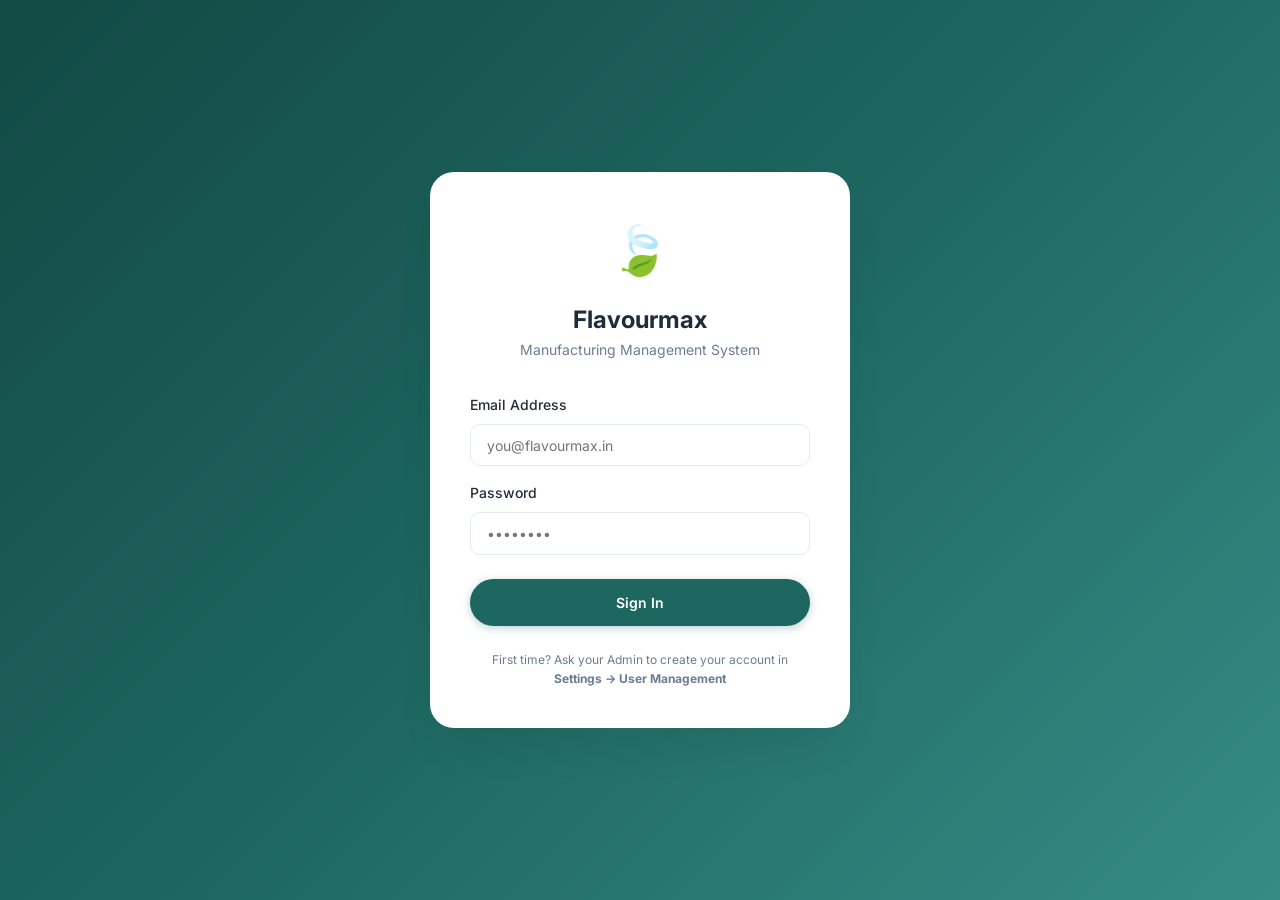
<file: index.html>
<!DOCTYPE html>
<html lang="en">
<head>
  <meta charset="UTF-8">
  <meta name="viewport" content="width=device-width, initial-scale=1.0">
  <meta name="description" content="Flavourmax Manufacturing Management System — Inventory, Production, Dispatch, Sales and more for food manufacturing.">
  <meta name="theme-color" content="#1d5c52">
  <title>Flavourmax — Manufacturing Management</title>

  <!-- PWA Manifest -->
  <link rel="manifest" href="manifest.json">

  <!-- Preconnect for Google Fonts -->
  <link rel="preconnect" href="https://fonts.googleapis.com">
  <link rel="preconnect" href="https://fonts.gstatic.com" crossorigin>

  <!-- Design System -->
  <link rel="stylesheet" href="index.css?v=12">

  <!-- Google Identity Services (for OAuth) -->
  <script src="https://accounts.google.com/gsi/client" async defer></script>
</head>
<body>

  <!-- ─── Login Screen ─────────────────────────────────── -->
  <div id="fm-login" role="main" aria-label="Sign In">
    <div class="login-card">
      <div class="login-card__logo">
        <div class="login-card__icon">🍃</div>
        <h1 class="login-card__title">Flavourmax</h1>
        <p class="login-card__sub">Manufacturing Management System</p>
      </div>

      <p id="login-error" class="login-error" aria-live="assertive"></p>

      <form id="login-form" method="POST" novalidate>
        <div class="form-group" style="margin-bottom:1rem">
          <label for="login-email">Email Address</label>
          <input
            type="email"
            id="login-email"
            name="email"
            autocomplete="email"
            required
            placeholder="you@flavourmax.in"
          >
        </div>
        <div class="form-group" style="margin-bottom:1.5rem">
          <label for="login-password">Password</label>
          <input
            type="password"
            id="login-password"
            name="password"
            autocomplete="current-password"
            required
            placeholder="••••••••"
          >
        </div>
        <button type="submit" class="btn btn--primary" style="width:100%;justify-content:center;padding:0.75rem">
          Sign In
        </button>
      </form>

      <p style="margin-top:1.5rem;text-align:center;font-size:0.75rem;color:var(--color-text-muted)">
        First time? Ask your Admin to create your account in<br>
        <strong>Settings → User Management</strong>
      </p>

    </div>
  </div>

  <!-- ─── App Shell ─────────────────────────────────────── -->
  <div id="fm-app" style="display:none" aria-label="Flavourmax App">

    <!-- Mobile overlay -->
    <div id="fm-overlay" aria-hidden="true"></div>

    <!-- Sidebar -->
    <aside id="fm-sidebar" aria-label="Main navigation" role="navigation">
      <!-- Filled by sidebar.js -->
    </aside>

    <!-- Top Bar -->
    <header id="fm-topbar" role="banner">
      <button id="fm-hamburger" aria-label="Open navigation menu" aria-controls="fm-sidebar" aria-expanded="false">
        ☰
      </button>
      <span class="topbar__title" id="fm-breadcrumb" aria-live="polite">Flavourmax</span>
    </header>

    <!-- Main Content -->
    <main id="fm-main" role="main" aria-label="Page content" tabindex="-1">
      <!-- Rendered by route modules -->
      <div class="page-loading">
        <div class="spinner"></div>
        <p>Loading…</p>
      </div>
    </main>

  </div><!-- /#fm-app -->

  <!-- ─── App Entry Point (deploy: v12) ───────────────────────────────── -->
  <script type="module" src="app.js?v=12"></script>

</body>
</html>
</file>
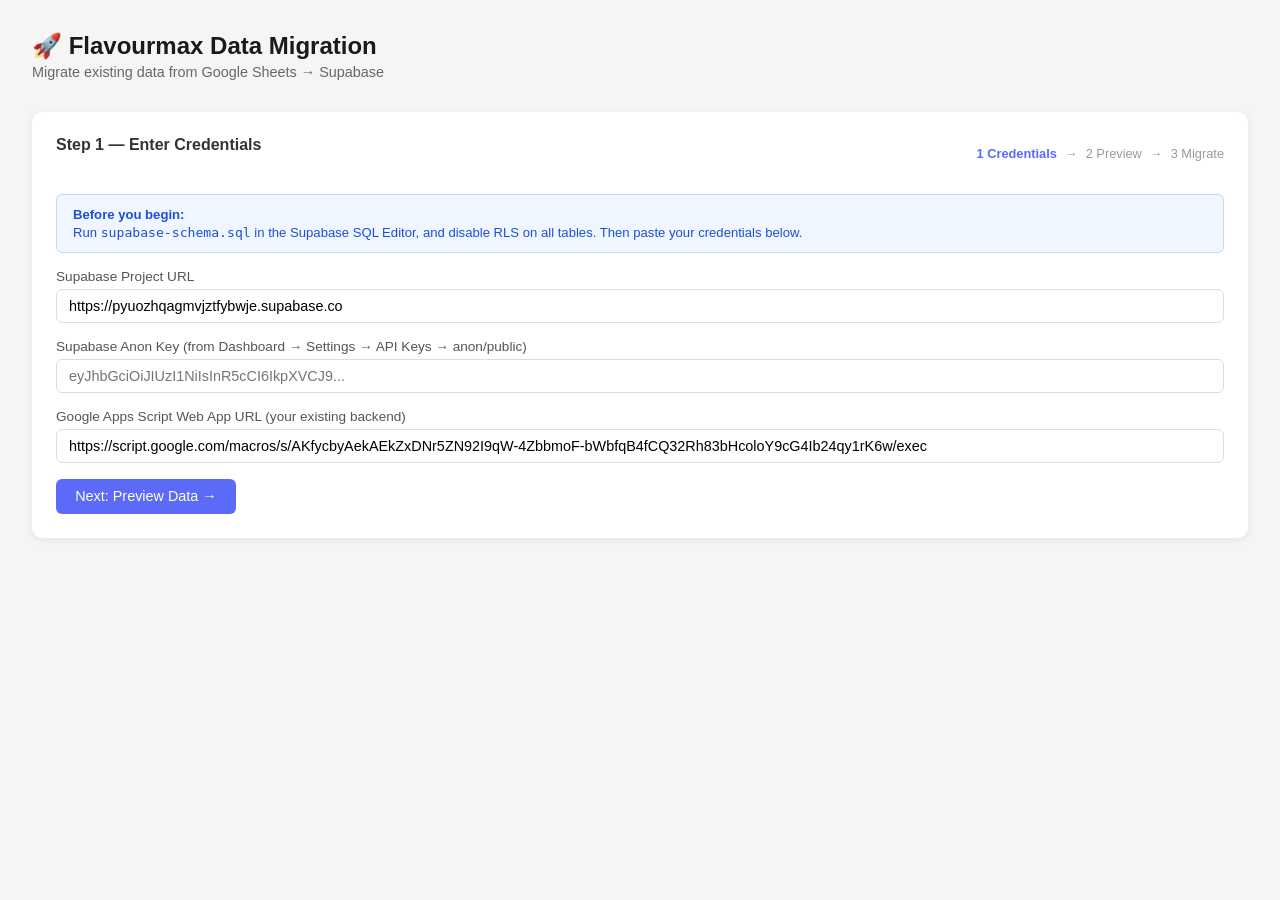
<file: migrate-from-sheets.html>
<!DOCTYPE html>
<html lang="en">
<head>
<meta charset="UTF-8">
<meta name="viewport" content="width=device-width, initial-scale=1.0">
<title>Flavourmax — Migrate Data to Supabase</title>
<style>
  * { box-sizing: border-box; margin: 0; padding: 0; }
  body { font-family: -apple-system, BlinkMacSystemFont, 'Segoe UI', sans-serif; background: #f5f5f5; color: #1a1a1a; padding: 2rem; }
  h1 { font-size: 1.5rem; margin-bottom: 0.25rem; }
  .subtitle { color: #666; margin-bottom: 2rem; font-size: 0.9rem; }
  .card { background: white; border-radius: 10px; padding: 1.5rem; box-shadow: 0 2px 8px rgba(0,0,0,0.08); margin-bottom: 1.5rem; }
  h2 { font-size: 1rem; margin-bottom: 1rem; color: #333; }
  label { display: block; font-size: 0.85rem; font-weight: 500; margin-bottom: 0.3rem; color: #555; }
  input, textarea { width: 100%; border: 1px solid #ddd; border-radius: 6px; padding: 0.5rem 0.75rem; font-size: 0.9rem; margin-bottom: 1rem; }
  textarea { font-family: monospace; font-size: 0.8rem; height: 120px; resize: vertical; }
  .btn { display: inline-flex; align-items: center; gap: 0.4rem; padding: 0.6rem 1.2rem; border: none; border-radius: 6px; font-size: 0.9rem; font-weight: 500; cursor: pointer; transition: opacity 0.15s; }
  .btn:hover { opacity: 0.85; }
  .btn:disabled { opacity: 0.4; cursor: not-allowed; }
  .btn--primary { background: #5b6af7; color: white; }
  .btn--success { background: #22c55e; color: white; }
  .btn--danger  { background: #ef4444; color: white; }
  .btn--ghost   { background: #f0f0f0; color: #333; }
  .status-list { list-style: none; max-height: 400px; overflow-y: auto; }
  .status-list li { padding: 0.4rem 0; border-bottom: 1px solid #f0f0f0; font-size: 0.85rem; display: flex; align-items: center; gap: 0.5rem; }
  .dot { width: 8px; height: 8px; border-radius: 50%; flex-shrink: 0; }
  .dot--pending  { background: #d1d5db; }
  .dot--running  { background: #f59e0b; }
  .dot--done     { background: #22c55e; }
  .dot--error    { background: #ef4444; }
  .dot--skip     { background: #a3a3a3; }
  .progress-bar-wrap { background: #e5e7eb; border-radius: 99px; height: 8px; margin: 1rem 0; overflow: hidden; }
  .progress-bar { height: 100%; background: #5b6af7; border-radius: 99px; transition: width 0.3s; }
  .summary-box { background: #f0fdf4; border: 1px solid #bbf7d0; border-radius: 8px; padding: 1rem; margin-top: 1rem; display: none; }
  .summary-box.error { background: #fef2f2; border-color: #fecaca; }
  .step-header { display: flex; align-items: center; justify-content: space-between; margin-bottom: 1.5rem; }
  .steps { display: flex; gap: 0.5rem; align-items: center; font-size: 0.8rem; color: #999; }
  .steps .active { color: #5b6af7; font-weight: 600; }
  .tip { background: #eff6ff; border: 1px solid #bfdbfe; border-radius: 6px; padding: 0.75rem 1rem; font-size: 0.82rem; color: #1d4ed8; margin-bottom: 1rem; }
  .tip strong { display: block; margin-bottom: 0.2rem; }
  table { width: 100%; border-collapse: collapse; font-size: 0.82rem; }
  th, td { text-align: left; padding: 0.4rem 0.6rem; border-bottom: 1px solid #e5e7eb; }
  th { background: #f9fafb; font-weight: 600; }
  .badge { display: inline-block; padding: 0.1rem 0.5rem; border-radius: 99px; font-size: 0.75rem; font-weight: 600; }
  .badge--green  { background: #dcfce7; color: #15803d; }
  .badge--red    { background: #fee2e2; color: #b91c1c; }
  .badge--yellow { background: #fef9c3; color: #a16207; }
  #section-step2, #section-step3 { display: none; }
</style>
</head>
<body>

<h1>🚀 Flavourmax Data Migration</h1>
<p class="subtitle">Migrate existing data from Google Sheets → Supabase</p>

<!-- STEP 1: Credentials -->
<div class="card" id="section-step1">
  <div class="step-header">
    <h2>Step 1 — Enter Credentials</h2>
    <div class="steps">
      <span class="active">1 Credentials</span> → <span>2 Preview</span> → <span>3 Migrate</span>
    </div>
  </div>

  <div class="tip">
    <strong>Before you begin:</strong>
    Run <code>supabase-schema.sql</code> in the Supabase SQL Editor, and disable RLS on all tables.
    Then paste your credentials below.
  </div>

  <label>Supabase Project URL</label>
  <input type="text" id="sb-url" value="https://pyuozhqagmvjztfybwje.supabase.co" placeholder="https://xxxx.supabase.co">

  <label>Supabase Anon Key (from Dashboard → Settings → API Keys → anon/public)</label>
  <input type="text" id="sb-key" placeholder="eyJhbGciOiJIUzI1NiIsInR5cCI6IkpXVCJ9...">

  <label>Google Apps Script Web App URL (your existing backend)</label>
  <input type="text" id="webapp-url"
    value="https://script.google.com/macros/s/AKfycbyAekAEkZxDNr5ZN92I9qW-4ZbbmoF-bWbfqB4fCQ32Rh83bHcoloY9cG4Ib24qy1rK6w/exec"
    placeholder="https://script.google.com/macros/s/...">

  <button class="btn btn--primary" onclick="loadPreview()">Next: Preview Data →</button>
</div>

<!-- STEP 2: Preview -->
<div class="card" id="section-step2">
  <div class="step-header">
    <h2>Step 2 — Preview</h2>
    <div class="steps">
      <span>1 Credentials</span> → <span class="active">2 Preview</span> → <span>3 Migrate</span>
    </div>
  </div>
  <p style="font-size:0.85rem;color:#555;margin-bottom:1rem;">Fetched row counts from Google Sheets. Review before migrating.</p>
  <div id="preview-table-wrap"></div>
  <div style="margin-top:1rem;display:flex;gap:0.75rem;flex-wrap:wrap;">
    <button class="btn btn--ghost" onclick="backToStep1()">← Back</button>
    <button class="btn btn--success" id="start-migrate-btn" onclick="startMigration()">Start Migration →</button>
  </div>
</div>

<!-- STEP 3: Migration progress -->
<div class="card" id="section-step3">
  <div class="step-header">
    <h2>Step 3 — Migrating</h2>
    <div class="steps">
      <span>1 Credentials</span> → <span>2 Preview</span> → <span class="active">3 Migrate</span>
    </div>
  </div>

  <div class="progress-bar-wrap"><div class="progress-bar" id="progress-bar" style="width:0%"></div></div>
  <div style="font-size:0.82rem;color:#666;margin-bottom:1rem;" id="progress-label">Starting…</div>

  <ul class="status-list" id="status-list"></ul>

  <div class="summary-box" id="summary-box"></div>

  <div style="margin-top:1rem;display:flex;gap:0.75rem;flex-wrap:wrap;">
    <button class="btn btn--ghost" id="back-btn-step3" onclick="backToStep1()" style="display:none;">← Start Over</button>
    <button class="btn btn--primary" id="done-btn" onclick="window.location='index.html'" style="display:none;">Open App →</button>
  </div>
</div>

<script>
// ── Config ────────────────────────────────────────────────────────────────────
const SHEETS = {
  COMPANIES:'dim_companies', PRODUCTS:'dim_products', CATEGORIES:'dim_categories',
  INGREDIENTS:'dim_ingredients', UNITS:'dim_units', PROCESSES:'dim_processes',
  PROCESS_FIELDS:'dim_process_fields', RECIPES:'dim_recipes', USERS:'dim_users',
  WAREHOUSES:'dim_warehouses', SUPPLIERS:'dim_suppliers',
  INVENTORY_IN:'fact_inventory_in', INVENTORY_OUT:'fact_inventory_out',
  INVENTORY_BALANCE:'fact_inventory_balance', PRODUCTION_BATCHES:'fact_production_batches',
  PROCESS_LOG:'fact_production_process_log', DISPATCH:'fact_dispatch',
  SALES:'fact_sales', SALES_RETURN:'fact_sales_return', CORRECTIONS:'fact_corrections'
};

const COLUMNS = {
  dim_companies:       ['company_id','company_name','contact_person','phone','email','address','gstin','is_active','created_at','updated_at'],
  dim_products:        ['product_id','product_name','category_id','default_unit_id','description','is_active','created_at','updated_at'],
  dim_categories:      ['category_id','category_name','description','is_active','created_at'],
  dim_ingredients:     ['ingredient_id','ingredient_name','unit_id','category','min_stock_alert','is_active','created_at','updated_at'],
  dim_units:           ['unit_id','unit_name','abbreviation','is_active','created_at'],
  dim_processes:       ['process_id','product_id','process_name','sequence_order','description','is_active','created_at'],
  dim_process_fields:  ['field_id','process_id','field_name','field_label','field_type','field_options','is_required','sequence_order','is_active'],
  dim_recipes:         ['recipe_id','company_id','product_id','ingredient_id','quantity','unit_id','notes','is_active','created_at','updated_at'],
  dim_users:           ['user_id','full_name','email','role','password_hash','is_active','created_at'],
  dim_warehouses:      ['warehouse_id','warehouse_name','location','is_active','created_at'],
  dim_suppliers:       ['supplier_id','supplier_name','contact_person','phone','email','address','is_active','created_at','updated_at'],
  fact_inventory_in:   ['in_id','in_date','ingredient_id','supplier','quantity','unit_id','rate','total_cost','warehouse_id','invoice_no','notes','created_by','created_at'],
  fact_inventory_out:  ['out_id','out_date','ingredient_id','batch_id','quantity','unit_id','reason','created_by','created_at'],
  fact_inventory_balance: ['balance_id','ingredient_id','total_in','total_out','current_balance','last_updated'],
  fact_production_batches: ['batch_id','batch_date','product_id','company_id','planned_qty','actual_qty','unit_id','status','notes','created_by','created_at','updated_at'],
  fact_production_process_log: ['log_id','batch_id','process_id','process_name','step_status','field_data_json','input_qty','input_unit','output_qty','output_unit','started_at','completed_at','completed_by','is_corrected','correction_ref_id'],
  fact_dispatch:       ['dispatch_id','dispatch_date','company_id','product_id','batch_id','quantity','unit_id','vehicle_no','driver_name','notes','status','created_by','created_at'],
  fact_sales:          ['sale_id','invoice_no','sale_date','company_id','product_id','batch_id','quantity','unit_id','rate','amount','gst_percent','gst_amount','total_amount','status','created_by','created_at'],
  fact_sales_return:   ['return_id','return_date','sale_id','company_id','product_id','quantity','reason','status','created_by','created_at'],
  fact_corrections:    ['correction_id','requested_at','requested_by','source_sheet','source_row_id','field_name','field_label','old_value','new_value','reason','status','reviewed_by','reviewed_at','review_note'],
};

const BOOL_COLS = ['is_active','is_required','is_corrected'];
const NUMERIC_COLS = ['quantity','rate','total_cost','planned_qty','actual_qty','total_in','total_out','current_balance','min_stock_alert','gst_percent','gst_amount','amount','total_amount','sequence_order','input_qty','output_qty'];

let _sbClient = null;
let _previewData = {};

// ── Supabase Loader ──────────────────────────────────────────────────────────
async function getSupabase() {
  if (_sbClient) return _sbClient;
  const url = document.getElementById('sb-url').value.trim();
  const key = document.getElementById('sb-key').value.trim();
  if (!url || !key) throw new Error('Enter Supabase URL and Anon Key first.');
  const { createClient } = await import('https://esm.sh/@supabase/supabase-js@2');
  _sbClient = createClient(url, key);
  return _sbClient;
}

// ── Step navigation ───────────────────────────────────────────────────────────
function show(id) { document.getElementById(id).style.display = 'block'; }
function hide(id) { document.getElementById(id).style.display = 'none'; }

function backToStep1() {
  hide('section-step2'); hide('section-step3');
  show('section-step1');
}

// ── Fetch from Google Apps Script ─────────────────────────────────────────────
async function fetchSheet(webAppUrl, sheetName) {
  const url = `${webAppUrl}?action=read&sheet=${sheetName}`;
  const res = await fetch(url, { redirect: 'follow' });
  if (!res.ok) throw new Error(`HTTP ${res.status} for ${sheetName}`);
  const data = await res.json();
  return data.values || [];
}

// ── Convert Sheets row array to Supabase object ───────────────────────────────
function rowToObject(sheetName, rowArr) {
  const cols = COLUMNS[sheetName];
  if (!cols) return null;
  const obj = {};
  cols.forEach((col, i) => {
    let val = rowArr[i] ?? null;
    if (val === '') val = null;
    if (BOOL_COLS.includes(col)) {
      val = (val === 'TRUE' || val === true || val === 1) ? true : false;
    }
    if (NUMERIC_COLS.includes(col) && val !== null) {
      const n = parseFloat(val);
      val = isNaN(n) ? null : n;
    }
    obj[col] = val;
  });
  return obj;
}

// ── Preview Step ─────────────────────────────────────────────────────────────
async function loadPreview() {
  const webAppUrl = document.getElementById('webapp-url').value.trim();
  if (!webAppUrl) { alert('Enter the Google Apps Script Web App URL.'); return; }
  const sbUrl = document.getElementById('sb-url').value.trim();
  const sbKey = document.getElementById('sb-key').value.trim();
  if (!sbUrl || !sbKey) { alert('Enter Supabase URL and Anon Key.'); return; }

  document.querySelector('#section-step1 .btn--primary').disabled = true;
  document.querySelector('#section-step1 .btn--primary').textContent = 'Loading…';

  try {
    const tableNames = Object.values(SHEETS);
    const results = {};

    for (const tbl of tableNames) {
      try {
        const rows = await fetchSheet(webAppUrl, tbl);
        // Skip header row if present
        const dataRows = (rows.length > 0 && rows[0]?.[0] === COLUMNS[tbl]?.[0]) ? rows.slice(1) : rows;
        results[tbl] = { count: dataRows.length, rows: dataRows, error: null };
      } catch (e) {
        results[tbl] = { count: 0, rows: [], error: e.message };
      }
    }
    _previewData = results;

    // Render preview table
    const totalRows = Object.values(results).reduce((s, r) => s + r.count, 0);
    let html = `<p style="margin-bottom:0.75rem;font-size:0.85rem;color:#555;">Total rows to migrate: <strong>${totalRows}</strong></p>`;
    html += '<table><thead><tr><th>Table</th><th>Rows</th><th>Status</th></tr></thead><tbody>';
    for (const [tbl, r] of Object.entries(results)) {
      const badge = r.error
        ? `<span class="badge badge--red">Error</span>`
        : r.count === 0
          ? `<span class="badge badge--yellow">Empty</span>`
          : `<span class="badge badge--green">${r.count} rows</span>`;
      html += `<tr><td>${tbl}</td><td>${r.count}</td><td>${badge}${r.error ? ` <small style="color:#b91c1c">${r.error}</small>` : ''}</td></tr>`;
    }
    html += '</tbody></table>';

    document.getElementById('preview-table-wrap').innerHTML = html;
    hide('section-step1');
    show('section-step2');
  } catch (err) {
    alert('Error loading preview: ' + err.message);
  } finally {
    document.querySelector('#section-step1 .btn--primary').disabled = false;
    document.querySelector('#section-step1 .btn--primary').textContent = 'Next: Preview Data →';
  }
}

// ── Migration Step ────────────────────────────────────────────────────────────
const CHUNK_SIZE = 100; // Supabase insert batch size

async function startMigration() {
  document.getElementById('start-migrate-btn').disabled = true;
  hide('section-step2');
  show('section-step3');

  const sb = await getSupabase();
  const tableNames = Object.values(SHEETS);
  const statusList = document.getElementById('status-list');
  statusList.innerHTML = '';

  const items = {};
  tableNames.forEach(t => {
    const li = document.createElement('li');
    li.id = `status-${t}`;
    li.innerHTML = `<span class="dot dot--pending"></span> <span>${t}</span> <span style="margin-left:auto;color:#999;font-size:0.78rem" id="count-${t}"></span>`;
    statusList.appendChild(li);
    items[t] = li;
  });

  let done = 0;
  let totalErrors = 0;
  const errors = [];

  for (const tbl of tableNames) {
    const li = items[tbl];
    li.querySelector('.dot').className = 'dot dot--running';

    // Scroll the item into view
    li.scrollIntoView({ block: 'nearest' });

    const data = _previewData[tbl] || { rows: [], error: null };
    document.getElementById('progress-label').textContent = `Migrating ${tbl}…`;

    if (data.error) {
      li.querySelector('.dot').className = 'dot dot--skip';
      li.querySelector(`#count-${tbl}`).textContent = 'skipped (fetch error)';
      done++;
      updateProgress(done, tableNames.length);
      continue;
    }

    if (data.rows.length === 0) {
      li.querySelector('.dot').className = 'dot dot--skip';
      li.querySelector(`#count-${tbl}`).textContent = 'empty';
      done++;
      updateProgress(done, tableNames.length);
      continue;
    }

    try {
      // Convert all rows to objects
      const objects = data.rows.map(r => rowToObject(tbl, r)).filter(Boolean);

      // Skip rows with no primary key
      const pkCol = COLUMNS[tbl]?.[0];
      const withPk = objects.filter(o => o[pkCol]);

      // Deduplicate by primary key — keep last occurrence (handles duplicate rows in source sheet)
      const pkMap = new Map();
      withPk.forEach(o => pkMap.set(o[pkCol], o));
      const validObjects = [...pkMap.values()];

      if (validObjects.length === 0) {
        li.querySelector('.dot').className = 'dot dot--skip';
        li.querySelector(`#count-${tbl}`).textContent = 'no valid rows';
        done++;
        updateProgress(done, tableNames.length);
        continue;
      }

      // Insert in chunks (upsert to handle re-runs)
      let inserted = 0;
      for (let i = 0; i < validObjects.length; i += CHUNK_SIZE) {
        const chunk = validObjects.slice(i, i + CHUNK_SIZE);
        const { error } = await sb.from(tbl).upsert(chunk, { onConflict: pkCol });
        if (error) throw new Error(error.message);
        inserted += chunk.length;
        li.querySelector(`#count-${tbl}`).textContent = `${inserted}/${validObjects.length}`;
      }

      li.querySelector('.dot').className = 'dot dot--done';
      li.querySelector(`#count-${tbl}`).textContent = `✓ ${validObjects.length} rows`;
    } catch (err) {
      totalErrors++;
      errors.push(`${tbl}: ${err.message}`);
      li.querySelector('.dot').className = 'dot dot--error';
      li.querySelector(`#count-${tbl}`).textContent = '✕ ' + err.message.slice(0, 60);
    }

    done++;
    updateProgress(done, tableNames.length);
    await sleep(100); // small delay to avoid rate limits
  }

  // Show summary
  document.getElementById('progress-label').textContent = 'Migration complete!';
  const summaryBox = document.getElementById('summary-box');
  summaryBox.style.display = 'block';
  if (totalErrors === 0) {
    summaryBox.className = 'summary-box';
    summaryBox.innerHTML = `<strong>✅ Migration successful!</strong><br>All tables migrated. You can now open the app and verify your data.`;
  } else {
    summaryBox.className = 'summary-box error';
    summaryBox.innerHTML = `<strong>⚠ Migration completed with ${totalErrors} error(s):</strong><ul style="margin-top:0.5rem;padding-left:1.2rem;">${errors.map(e => `<li style="font-size:0.82rem">${e}</li>`).join('')}</ul><br>Try re-running the migration — upsert is safe to retry.`;
  }

  document.getElementById('back-btn-step3').style.display = 'inline-flex';
  document.getElementById('done-btn').style.display = 'inline-flex';
}

function updateProgress(done, total) {
  const pct = Math.round((done / total) * 100);
  document.getElementById('progress-bar').style.width = pct + '%';
}

function sleep(ms) { return new Promise(r => setTimeout(r, ms)); }
</script>
</body>
</html>
</file>
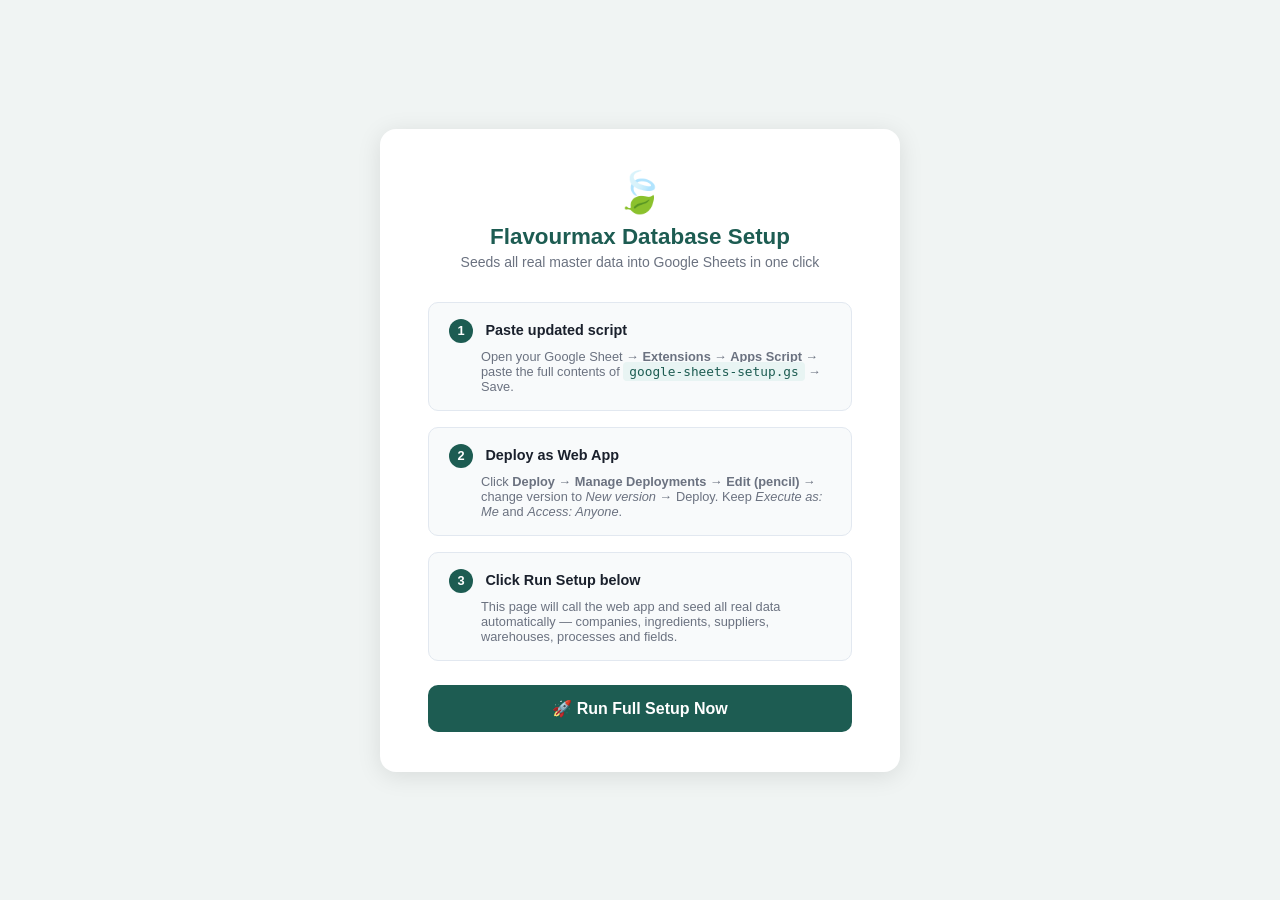
<file: Run Setup.html>
<!DOCTYPE html>
<html lang="en">
<head>
  <meta charset="UTF-8">
  <meta name="viewport" content="width=device-width, initial-scale=1.0">
  <title>Flavourmax — Database Setup</title>
  <style>
    * { box-sizing: border-box; margin: 0; padding: 0; }
    body {
      font-family: -apple-system, BlinkMacSystemFont, 'Segoe UI', sans-serif;
      background: #f0f4f3;
      min-height: 100vh;
      display: flex;
      align-items: center;
      justify-content: center;
    }
    .card {
      background: #fff;
      border-radius: 16px;
      box-shadow: 0 4px 24px rgba(0,0,0,0.10);
      padding: 40px 48px;
      max-width: 520px;
      width: 100%;
    }
    .logo { font-size: 2.5rem; text-align: center; margin-bottom: 8px; }
    h1 { font-size: 1.4rem; color: #1d5c52; text-align: center; margin-bottom: 4px; }
    .sub { color: #6b7280; font-size: 0.875rem; text-align: center; margin-bottom: 32px; }

    .step {
      background: #f8fafb;
      border: 1px solid #e2e8f0;
      border-radius: 10px;
      padding: 16px 20px;
      margin-bottom: 16px;
    }
    .step-num {
      display: inline-block;
      background: #1d5c52;
      color: #fff;
      border-radius: 50%;
      width: 24px; height: 24px;
      text-align: center;
      line-height: 24px;
      font-size: 0.8rem;
      font-weight: bold;
      margin-right: 8px;
    }
    .step-title { font-weight: 600; color: #1a202c; font-size: 0.9rem; }
    .step-desc { color: #6b7280; font-size: 0.8rem; margin-top: 6px; margin-left: 32px; }
    code {
      background: #e8f4f3;
      color: #1d5c52;
      padding: 2px 6px;
      border-radius: 4px;
      font-size: 0.8rem;
    }

    .btn-run {
      width: 100%;
      padding: 14px;
      background: #1d5c52;
      color: #fff;
      border: none;
      border-radius: 10px;
      font-size: 1rem;
      font-weight: 600;
      cursor: pointer;
      margin-top: 8px;
      transition: background 0.2s;
    }
    .btn-run:hover:not(:disabled) { background: #174a41; }
    .btn-run:disabled { background: #9ca3af; cursor: not-allowed; }

    #progress {
      display: none;
      margin-top: 20px;
    }
    .progress-bar-wrap {
      background: #e2e8f0;
      border-radius: 99px;
      height: 8px;
      overflow: hidden;
      margin-bottom: 10px;
    }
    .progress-bar-fill {
      background: #1d5c52;
      height: 100%;
      width: 0%;
      border-radius: 99px;
      transition: width 0.4s;
    }
    #log {
      max-height: 180px;
      overflow-y: auto;
      font-size: 0.8rem;
      color: #374151;
      background: #f8fafb;
      border: 1px solid #e2e8f0;
      border-radius: 8px;
      padding: 10px 14px;
    }
    .log-ok { color: #059669; }
    .log-err { color: #dc2626; }
    .log-info { color: #6b7280; }

    #result {
      display: none;
      text-align: center;
      padding: 20px 0 0;
    }
    .result-icon { font-size: 2.5rem; margin-bottom: 8px; }
    .result-title { font-size: 1.1rem; font-weight: 600; }
    .result-sub { color: #6b7280; font-size: 0.85rem; margin-top: 4px; }
  </style>
</head>
<body>
<div class="card">
  <div class="logo">🍃</div>
  <h1>Flavourmax Database Setup</h1>
  <p class="sub">Seeds all real master data into Google Sheets in one click</p>

  <div class="step">
    <span class="step-num">1</span>
    <span class="step-title">Paste updated script</span>
    <p class="step-desc">
      Open your Google Sheet → <strong>Extensions → Apps Script</strong> →
      paste the full contents of <code>google-sheets-setup.gs</code> → Save.
    </p>
  </div>

  <div class="step">
    <span class="step-num">2</span>
    <span class="step-title">Deploy as Web App</span>
    <p class="step-desc">
      Click <strong>Deploy → Manage Deployments → Edit (pencil)</strong> →
      change version to <em>New version</em> → Deploy.
      Keep <em>Execute as: Me</em> and <em>Access: Anyone</em>.
    </p>
  </div>

  <div class="step">
    <span class="step-num">3</span>
    <span class="step-title">Click Run Setup below</span>
    <p class="step-desc">
      This page will call the web app and seed all real data automatically —
      companies, ingredients, suppliers, warehouses, processes and fields.
    </p>
  </div>

  <button class="btn-run" id="btnRun" onclick="runSetup()">
    🚀 Run Full Setup Now
  </button>

  <div id="progress">
    <div class="progress-bar-wrap">
      <div class="progress-bar-fill" id="progressFill"></div>
    </div>
    <div id="log"></div>
  </div>

  <div id="result"></div>
</div>

<script>
  // ── Web App URL ──────────────────────────────────────────────
  const WEBAPP_URL = localStorage.getItem('fm_webapp_url')
    || 'https://script.google.com/macros/s/AKfycbx3lfMRH4F3cF-ZZdwEjcseHfhxH4Cunki9RWTw77yutbwhqWIqcIXC7GFh-ukpp9wG2A/exec';

  function log(msg, cls = '') {
    const el = document.getElementById('log');
    const line = document.createElement('div');
    line.className = cls;
    line.textContent = msg;
    el.appendChild(line);
    el.scrollTop = el.scrollHeight;
  }

  function setProgress(pct) {
    document.getElementById('progressFill').style.width = pct + '%';
  }

  async function postAction(action, body = {}) {
    const res = await fetch(WEBAPP_URL, {
      method: 'POST',
      headers: { 'Content-Type': 'application/json' },
      body: JSON.stringify({ action, ...body }),
      redirect: 'follow'
    });
    const text = await res.text();
    try { return JSON.parse(text); }
    catch { return { ok: false, error: text }; }
  }

  async function runSetup() {
    const btn = document.getElementById('btnRun');
    btn.disabled = true;
    document.getElementById('progress').style.display = 'block';
    document.getElementById('result').style.display = 'none';

    try {
      log('⏳ Connecting to Google Sheets backend…', 'log-info');
      setProgress(10);

      // Step 1: Ping
      const ping = await postAction('ping');
      if (!ping.ok) throw new Error('Cannot reach web app. Make sure you redeployed after pasting the new script.');
      log('✅ Connected to: ' + ping.title, 'log-ok');
      setProgress(25);

      // Step 2: Full setup (init + clear + seed)
      log('⏳ Running full setup — clearing old data and seeding real master data…', 'log-info');
      const setup = await postAction('fullSetup');
      if (!setup.ok) throw new Error(setup.error || setup.message || 'Setup failed');
      log('✅ ' + setup.message, 'log-ok');
      setProgress(90);

      // Step 3: Fix is_active flags
      const fix = await postAction('fixIsActive');
      log('✅ is_active fixed on all dim sheets (' + (fix.fixed || 0) + ' rows)', 'log-ok');
      setProgress(100);

      // Done
      document.getElementById('result').style.display = 'block';
      document.getElementById('result').innerHTML = `
        <div class="result-icon">🎉</div>
        <div class="result-title" style="color:#059669">Setup Complete!</div>
        <div class="result-sub">
          Real master data seeded.<br>
          Open the app and start using it.
        </div>
      `;

    } catch (err) {
      log('❌ Error: ' + err.message, 'log-err');
      log('→ Re-deploy the Apps Script (Step 2) and try again.', 'log-info');
      document.getElementById('result').style.display = 'block';
      document.getElementById('result').innerHTML = `
        <div class="result-icon">⚠️</div>
        <div class="result-title" style="color:#dc2626">Setup Failed</div>
        <div class="result-sub">${err.message}</div>
      `;
      btn.disabled = false;
    }
  }
</script>
</body>
</html>
</file>
<file: index.css>
/* ============================================================
   index.css — Flavourmax Manufacturing App Design System
   A premium industrial-modern theme with teal + amber palette
   ============================================================ */

/* ─── Google Fonts ─────────────────────────────────────────── */
@import url('https://fonts.googleapis.com/css2?family=Inter:wght@300;400;500;600;700&display=swap');

/* ─── Design Tokens ────────────────────────────────────────── */
:root {
  /* Colors — Primary Teal */
  --color-primary:        hsl(175, 55%, 26%);
  --color-primary-dark:   hsl(175, 60%, 18%);
  --color-primary-light:  hsl(175, 45%, 38%);
  --color-primary-soft:   hsl(175, 50%, 94%);
  --color-primary-muted:  hsl(175, 30%, 82%);

  /* Colors — Accent Amber */
  --color-accent:        hsl(38, 92%, 50%);
  --color-accent-dark:   hsl(38, 92%, 38%);
  --color-accent-light:  hsl(38, 100%, 70%);
  --color-accent-soft:   hsl(38, 100%, 96%);

  /* Semantic */
  --color-success:       hsl(145, 60%, 35%);
  --color-success-soft:  hsl(145, 60%, 94%);
  --color-danger:        hsl(0, 70%, 50%);
  --color-danger-soft:   hsl(0, 70%, 95%);
  --color-warning:       hsl(38, 92%, 50%);
  --color-warning-soft:  hsl(38, 100%, 94%);
  --color-info:          hsl(210, 70%, 50%);
  --color-info-soft:     hsl(210, 70%, 94%);

  /* Neutrals */
  --color-white:     #ffffff;
  --color-bg:        hsl(175, 12%, 97%); /* Premium off-white/sage background */
  --color-bg-card:   #ffffff;
  --color-surface:   hsl(175, 12%, 94%);
  --color-border:    hsl(175, 12%, 91%); /* Soft grayish-teal borders */
  --color-border-focus: var(--color-primary);

  /* Text */
  --color-text:       hsl(215, 25%, 18%);
  --color-text-muted: hsl(215, 15%, 50%);
  --color-text-light: hsl(215, 10%, 72%);
  --color-text-on-primary: #ffffff;

  /* Sidebar */
  --sidebar-bg:       hsl(175, 55%, 22%);
  --sidebar-width:    260px;
  --sidebar-collapsed: 68px;
  --sidebar-text:     hsl(175, 30%, 85%);
  --sidebar-text-active: #ffffff;
  --sidebar-hover:    hsl(175, 45%, 30%);
  --sidebar-active:   hsl(175, 50%, 34%);
  --sidebar-border:   hsl(175, 45%, 18%);

  /* Spacing */
  --space-1: 0.25rem;
  --space-2: 0.5rem;
  --space-3: 0.75rem;
  --space-4: 1rem;
  --space-5: 1.25rem;
  --space-6: 1.5rem;
  --space-8: 2rem;
  --space-10: 2.5rem;
  --space-12: 3rem;

  /* Typography */
  --font-sans: 'Inter', system-ui, -apple-system, sans-serif;
  --font-size-xs:   0.75rem;
  --font-size-sm:   0.875rem;
  --font-size-base: 1rem;
  --font-size-lg:   1.125rem;
  --font-size-xl:   1.25rem;
  --font-size-2xl:  1.5rem;
  --font-size-3xl:  1.875rem;

  /* Effects */
  --radius-sm:  6px;
  --radius-md:  10px;
  --radius-lg:  18px; /* Highly rounded corners */
  --radius-xl:  24px;
  --radius-full: 9999px;

  --shadow-sm:  0 1px 3px rgba(0,0,0,0.02), 0 1px 2px rgba(0,0,0,0.02);
  --shadow-md:  0 8px 24px -6px rgba(0,0,0,0.04), 0 2px 6px -2px rgba(0,0,0,0.02);
  --shadow-lg:  0 16px 36px -12px rgba(0,0,0,0.06), 0 4px 12px -4px rgba(0,0,0,0.03);
  --shadow-xl:  0 24px 48px -12px rgba(0,0,0,0.08);
  --shadow-sidebar: 4px 0 20px rgba(0,0,0,0.03);

  --transition: 150ms cubic-bezier(0.4, 0, 0.2, 1);
  --transition-slow: 300ms cubic-bezier(0.4, 0, 0.2, 1);

  --header-height: 60px;
}

/* ─── Reset & Base ─────────────────────────────────────────── */
*, *::before, *::after { box-sizing: border-box; margin: 0; padding: 0; }

html { font-size: 16px; -webkit-text-size-adjust: 100%; scroll-behavior: smooth; }

body {
  font-family: var(--font-sans);
  font-size: var(--font-size-base);
  color: var(--color-text);
  background: var(--color-bg);
  line-height: 1.6;
  -webkit-font-smoothing: antialiased;
}

a { color: var(--color-primary); text-decoration: none; }
a:hover { text-decoration: underline; }

/* ─── App Shell ────────────────────────────────────────────── */
#fm-app {
  display: grid;
  grid-template-columns: var(--sidebar-width) 1fr;
  grid-template-rows: var(--header-height) 1fr;
  min-height: 100vh;
  transition: grid-template-columns var(--transition-slow);
}

body.sidebar--collapsed #fm-app {
  grid-template-columns: var(--sidebar-collapsed) 1fr;
}

/* ─── Top Bar ──────────────────────────────────────────────── */
#fm-topbar {
  grid-column: 2;
  grid-row: 1;
  display: flex;
  align-items: center;
  gap: var(--space-4);
  padding: 0 var(--space-6);
  background: var(--color-bg-card);
  border-bottom: 1px solid var(--color-border);
  box-shadow: var(--shadow-sm);
  position: sticky;
  top: 0;
  z-index: 10;
}

#fm-topbar .topbar__title {
  font-size: var(--font-size-sm);
  color: var(--color-text-muted);
  margin-left: auto;
}

#fm-hamburger {
  display: none;
  background: none;
  border: none;
  cursor: pointer;
  font-size: 1.5rem;
  color: var(--color-primary);
  padding: var(--space-2);
  border-radius: var(--radius-sm);
}

/* ─── Sidebar ──────────────────────────────────────────────── */
#fm-sidebar {
  grid-column: 1;
  grid-row: 1 / -1;
  background: var(--sidebar-bg);
  display: flex;
  flex-direction: column;
  overflow-y: auto;
  overflow-x: hidden;
  position: sticky;
  top: 0;
  height: 100vh;
  box-shadow: var(--shadow-sidebar);
  transition: width var(--transition-slow);
  z-index: 20;
}

.sidebar__header {
  display: flex;
  align-items: center;
  justify-content: space-between;
  padding: var(--space-4) var(--space-4);
  border-bottom: 1px solid var(--sidebar-border);
  min-height: var(--header-height);
  gap: var(--space-3);
  flex-shrink: 0;
}

.sidebar__logo {
  display: flex;
  align-items: center;
  gap: var(--space-3);
  overflow: hidden;
  text-decoration: none;
}

.sidebar__logo-icon { font-size: 1.5rem; flex-shrink: 0; }

.sidebar__logo-text {
  font-size: var(--font-size-lg);
  font-weight: 700;
  color: var(--color-text-on-primary);
  letter-spacing: -0.025em;
  white-space: nowrap;
  transition: opacity var(--transition-slow), transform var(--transition-slow);
}

.sidebar__toggle {
  background: none;
  border: none;
  color: var(--sidebar-text);
  cursor: pointer;
  padding: var(--space-1) var(--space-2);
  border-radius: var(--radius-sm);
  font-size: var(--font-size-sm);
  transition: color var(--transition), background var(--transition);
  flex-shrink: 0;
}
.sidebar__toggle:hover { color: #fff; background: var(--sidebar-hover); }

.sidebar__nav {
  flex: 1;
  padding: var(--space-3) 0;
  overflow-y: auto;
  overflow-x: hidden;
}

.sidebar__link, .sidebar__group-header {
  display: flex;
  align-items: center;
  gap: var(--space-3);
  padding: 0.65rem 1rem;
  margin: 0.2rem 0.75rem;
  border-radius: var(--radius-md);
  color: var(--sidebar-text);
  text-decoration: none;
  font-size: var(--font-size-sm);
  font-weight: 500;
  cursor: pointer;
  transition: background var(--transition), color var(--transition), transform var(--transition);
  white-space: nowrap;
  overflow: hidden;
  border: none;
  background: none;
  width: calc(100% - 1.5rem);
  text-align: left;
}
.sidebar__link:hover, .sidebar__group-header:hover { 
  background: var(--sidebar-hover); 
  color: #fff; 
  text-decoration: none; 
}
.sidebar__link--active { 
  background: var(--sidebar-active) !important; 
  color: #fff !important; 
  font-weight: 600;
  box-shadow: 0 4px 12px rgba(29, 92, 82, 0.15);
}
.sidebar__link--child { 
  padding-left: calc(var(--space-4) + var(--space-6)); 
  font-weight: 400; 
  width: calc(100% - 1.5rem);
}

.sidebar__icon { font-size: 1.1rem; flex-shrink: 0; width: 1.5rem; text-align: center; opacity: 0.85; }
.sidebar__label { flex: 1; transition: opacity var(--transition-slow); }
.sidebar__chevron { margin-left: auto; font-size: var(--font-size-xs); transition: transform var(--transition); opacity: 0.7; }

.sidebar__group { border: none; margin-bottom: 0.1rem; }
details.sidebar__group[open] .sidebar__chevron { transform: rotate(180deg); }
.sidebar__sub-list { list-style: none; padding: 0; margin-top: 0.1rem; }

.sidebar__footer {
  display: flex;
  align-items: center;
  gap: var(--space-3);
  padding: var(--space-4) var(--space-5);
  border-top: 1px solid var(--sidebar-border);
  flex-shrink: 0;
  overflow: hidden;
  background: rgba(0, 0, 0, 0.1);
}

.sidebar__avatar {
  width: 36px; height: 36px;
  background: var(--color-accent);
  color: #fff;
  border-radius: var(--radius-full);
  display: flex; align-items: center; justify-content: center;
  font-size: var(--font-size-sm);
  font-weight: 700;
  flex-shrink: 0;
  box-shadow: 0 2px 8px rgba(0, 0, 0, 0.1);
}

.sidebar__user-info { overflow: hidden; flex: 1; }
.sidebar__user-name { font-size: var(--font-size-xs); font-weight: 600; color: #fff; white-space: nowrap; overflow: hidden; text-overflow: ellipsis; }
.sidebar__user-role { font-size: var(--font-size-xs); color: var(--sidebar-text); white-space: nowrap; }
.sidebar__logout { color: var(--sidebar-text) !important; flex-shrink: 0; }

/* Collapsed sidebar */
body.sidebar--collapsed .sidebar__label,
body.sidebar--collapsed .sidebar__logo-text,
body.sidebar--collapsed .sidebar__chevron,
body.sidebar--collapsed .sidebar__user-info { opacity: 0; width: 0; overflow: hidden; }
body.sidebar--collapsed .sidebar__link--child { display: none; }
body.sidebar--collapsed .sidebar__footer { padding: var(--space-3) var(--space-2); }

/* ─── Main Content ─────────────────────────────────────────── */
#fm-main {
  grid-column: 2;
  grid-row: 2;
  padding: var(--space-6);
  overflow-y: auto;
  min-height: 0;
}

/* ─── Login Screen ─────────────────────────────────────────── */
#fm-login {
  display: none;
  min-height: 100vh;
  background: linear-gradient(135deg, var(--color-primary-dark) 0%, var(--color-primary) 50%, hsl(175, 45%, 38%) 100%);
  align-items: center;
  justify-content: center;
}

#fm-login.active, #fm-login[style*="display: flex"], #fm-login:not([style*="display: none"]) {
  display: flex !important;
}

.login-card {
  background: var(--color-bg-card);
  border-radius: var(--radius-xl);
  padding: var(--space-10);
  width: 100%;
  max-width: 420px;
  box-shadow: var(--shadow-xl);
  animation: slideUp 0.4s ease;
}

@keyframes slideUp {
  from { opacity: 0; transform: translateY(24px); }
  to   { opacity: 1; transform: translateY(0); }
}

.login-card__logo {
  text-align: center;
  margin-bottom: var(--space-8);
}

.login-card__icon { font-size: 3rem; }
.login-card__title { font-size: var(--font-size-2xl); font-weight: 700; color: var(--color-text); margin-top: var(--space-3); }
.login-card__sub { font-size: var(--font-size-sm); color: var(--color-text-muted); }

.login-error {
  background: var(--color-danger-soft);
  border: 1px solid var(--color-danger);
  color: var(--color-danger);
  border-radius: var(--radius-md);
  padding: var(--space-3) var(--space-4);
  font-size: var(--font-size-sm);
  margin-bottom: var(--space-4);
  display: none;
}
.login-error:not(:empty) { display: block; }

/* ─── Page Header ──────────────────────────────────────────── */
.page-header {
  display: flex;
  align-items: flex-start;
  justify-content: space-between;
  gap: var(--space-4);
  margin-bottom: var(--space-6);
  flex-wrap: wrap;
}

.page-title {
  font-size: var(--font-size-2xl);
  font-weight: 700;
  color: var(--color-text);
  letter-spacing: -0.025em;
  line-height: 1.3;
}

.page-subtitle {
  font-size: var(--font-size-sm);
  color: var(--color-text-muted);
  margin-top: var(--space-1);
}

.page-loading {
  display: flex;
  flex-direction: column;
  align-items: center;
  justify-content: center;
  gap: var(--space-4);
  padding: var(--space-12);
  color: var(--color-text-muted);
}

.page-error {
  text-align: center;
  padding: var(--space-12);
  color: var(--color-text-muted);
}

/* ─── Cards ────────────────────────────────────────────────── */
.card {
  background: var(--color-bg-card);
  border-radius: var(--radius-lg);
  border: 1px solid var(--color-border);
  box-shadow: var(--shadow-sm);
  margin-bottom: var(--space-5);
  overflow: hidden;
}

.card--visible {
  overflow: visible !important;
}

.card--warning { border-color: var(--color-warning); background: var(--color-warning-soft); }

.card__header {
  display: flex;
  align-items: center;
  justify-content: space-between;
  padding: var(--space-4) var(--space-6);
  border-bottom: 1px solid var(--color-border);
  gap: var(--space-4);
  flex-wrap: wrap;
}

.card__title {
  font-size: var(--font-size-base);
  font-weight: 600;
  color: var(--color-text);
}

.card__header-actions {
  display: flex;
  align-items: center;
  gap: var(--space-2);
  flex-wrap: wrap;
}

.card__body { padding: var(--space-6); }

/* ─── Buttons ──────────────────────────────────────────────── */
.btn {
  display: inline-flex;
  align-items: center;
  justify-content: center;
  gap: var(--space-2);
  padding: 0.5rem 1.25rem;
  border-radius: var(--radius-full);
  font-size: var(--font-size-sm);
  font-weight: 600;
  font-family: var(--font-sans);
  line-height: 1.5;
  cursor: pointer;
  border: 1px solid transparent;
  transition: background var(--transition), border-color var(--transition), transform var(--transition), box-shadow var(--transition);
  text-decoration: none;
  white-space: nowrap;
}
.btn:active:not(:disabled) { transform: scale(0.97); }
.btn:disabled { opacity: 0.5; cursor: not-allowed; }

.btn--primary {
  background: var(--color-primary);
  color: var(--color-text-on-primary);
  box-shadow: 0 2px 8px hsla(175, 55%, 26%, 0.3);
}
.btn--primary:hover:not(:disabled) { background: var(--color-primary-light); box-shadow: 0 4px 16px hsla(175, 55%, 26%, 0.4); }

.btn--ghost {
  background: transparent;
  color: var(--color-text);
  border-color: var(--color-border);
}
.btn--ghost:hover:not(:disabled) { background: var(--color-surface); border-color: var(--color-primary-muted); }

.btn--danger {
  background: var(--color-danger);
  color: #fff;
}
.btn--danger:hover:not(:disabled) { background: hsl(0, 70%, 42%); }

.btn--success {
  background: var(--color-success);
  color: #fff;
}
.btn--success:hover:not(:disabled) { background: hsl(145, 60%, 28%); }

.btn--warning {
  background: var(--color-warning, hsl(38, 90%, 48%));
  color: #fff;
}
.btn--warning:hover:not(:disabled) { background: hsl(38, 90%, 38%); }

.btn--sm { padding: var(--space-1) var(--space-3); font-size: var(--font-size-xs); }
.btn--xs { padding: 2px var(--space-2); font-size: var(--font-size-xs); border-radius: var(--radius-sm); }
.btn--lg { padding: var(--space-3) var(--space-8); font-size: var(--font-size-base); }

/* ─── Forms ────────────────────────────────────────────────── */
.form-grid {
  display: grid;
  grid-template-columns: repeat(2, 1fr);
  gap: var(--space-5);
}

@media (max-width: 600px) {
  .form-grid { grid-template-columns: 1fr; }
}

.form-group { display: flex; flex-direction: column; gap: var(--space-2); }
.form-group--full { grid-column: 1 / -1; }
.form-group--row { display: flex; flex-direction: row; gap: var(--space-3); }
.form-group__half { flex: 1; display: flex; flex-direction: column; gap: var(--space-2); }
.form-group--inline { flex-direction: row; align-items: center; gap: var(--space-2); }

label {
  font-size: var(--font-size-sm);
  font-weight: 500;
  color: var(--color-text);
}

input, select, textarea {
  font-family: var(--font-sans);
  font-size: var(--font-size-sm);
  color: var(--color-text);
  background: var(--color-bg-card);
  border: 1px solid var(--color-border);
  border-radius: var(--radius-md);
  padding: 0.6rem 1rem;
  transition: border-color var(--transition), box-shadow var(--transition);
  width: 100%;
  line-height: 1.5;
}

input:focus, select:focus, textarea:focus {
  outline: none;
  border-color: var(--color-border-focus);
  box-shadow: 0 0 0 3px hsla(175, 55%, 26%, 0.12);
}

input.input--error, select.input--error, textarea.input--error {
  border-color: var(--color-danger);
  box-shadow: 0 0 0 3px hsla(0, 70%, 50%, 0.12);
}

input[readonly], .input--readonly {
  background: var(--color-surface);
  color: var(--color-text-muted);
  cursor: default;
}

.input--sm { font-size: var(--font-size-xs); padding: var(--space-1) var(--space-2); width: auto; }

.form-hint {
  font-size: var(--font-size-xs);
  color: var(--color-text-muted);
  line-height: 1.4;
}

.req { color: var(--color-danger); }

.form-actions {
  display: flex;
  gap: var(--space-3);
  align-items: center;
  flex-wrap: wrap;
  padding-top: var(--space-2);
}

/* ─── DataTable ────────────────────────────────────────────── */
.dt-toolbar {
  display: flex;
  align-items: center;
  justify-content: space-between;
  gap: var(--space-4);
  padding-bottom: var(--space-4);
  border-bottom: 1px solid var(--color-border);
  margin-bottom: var(--space-4);
  flex-wrap: wrap;
}

.dt-search {
  display: flex;
  align-items: center;
  gap: var(--space-2);
  background: var(--color-white);
  border: 1px solid var(--color-border);
  border-radius: var(--radius-md);
  padding: 0.5rem 0.875rem;
  flex: 1;
  max-width: 360px;
  transition: border-color var(--transition), box-shadow var(--transition);
}
.dt-search:focus-within {
  border-color: var(--color-primary-light);
  box-shadow: 0 0 0 3px hsla(175, 55%, 26%, 0.08);
}
.dt-search__input {
  border: none; background: transparent; font-size: var(--font-size-sm); flex: 1;
  padding: 0; outline: none; width: auto;
  color: var(--color-text);
}
.dt-search__icon { color: var(--color-text-muted); font-size: 0.9rem; }
.dt-toolbar__right { display: flex; gap: var(--space-2); flex-wrap: wrap; }

.dt-scroll-wrap { 
  overflow-x: auto; 
  border: 1px solid var(--color-border);
  border-radius: var(--radius-md);
  background: var(--color-white);
}

.dt {
  width: 100%;
  border-collapse: collapse;
  font-size: var(--font-size-sm);
}

.dt__th {
  background: hsl(175, 12%, 95%);
  padding: 0.875rem 1.25rem;
  text-align: left;
  font-weight: 600;
  font-size: 11px;
  text-transform: uppercase;
  letter-spacing: 0.06em;
  color: var(--color-text-muted);
  border-bottom: 1px solid var(--color-border);
  white-space: nowrap;
  position: sticky;
  top: 0;
  z-index: 1;
}
.dt__th--sortable { cursor: pointer; user-select: none; }
.dt__th--sortable:hover { color: var(--color-primary); }
.dt__th--actions { text-align: right; }

.dt__td {
  padding: 0.875rem 1.25rem;
  border-bottom: 1px solid var(--color-border);
  vertical-align: middle;
  color: var(--color-text);
}
.dt__td--actions { text-align: right; white-space: nowrap; }

.dt__tr { transition: background var(--transition); }
.dt__tr:hover { background: hsl(175, 12%, 96%); }
.dt__tr--clickable { cursor: pointer; }
.dt__empty { text-align: center; color: var(--color-text-muted); padding: var(--space-12); font-style: normal; font-size: var(--font-size-sm); }

.dt-pagination {
  display: flex;
  align-items: center;
  justify-content: space-between;
  padding-top: var(--space-4);
  border-top: 1px solid var(--color-border);
  margin-top: var(--space-4);
  font-size: var(--font-size-sm);
  color: var(--color-text-muted);
  gap: var(--space-4);
  flex-wrap: wrap;
}
.dt-pg__buttons { display: flex; align-items: center; gap: var(--space-3); }
.dt-pg__num { font-size: var(--font-size-xs); }

/* ─── Badges ───────────────────────────────────────────────── */
.badge {
  display: inline-flex;
  align-items: center;
  padding: 2px var(--space-2);
  border-radius: var(--radius-full);
  font-size: var(--font-size-xs);
  font-weight: 600;
  white-space: nowrap;
}
.badge--green  { background: var(--color-success-soft);  color: var(--color-success); }
.badge--red    { background: var(--color-danger-soft);   color: var(--color-danger); }
.badge--amber  { background: var(--color-warning-soft);  color: var(--color-accent-dark); }
.badge--blue   { background: var(--color-info-soft);     color: var(--color-info); }
.badge--gray   { background: var(--color-surface);       color: var(--color-text-muted); }

/* ─── KPI Cards ────────────────────────────────────────────── */
.kpi-grid, .stock-kpis {
  display: grid;
  grid-template-columns: repeat(auto-fit, minmax(200px, 1fr));
  gap: var(--space-5);
  margin-bottom: var(--space-6);
}

.kpi-card {
  background: var(--color-white);
  border: 1px solid var(--color-border);
  border-radius: var(--radius-lg);
  padding: var(--space-5) var(--space-5);
  display: flex;
  flex-direction: column;
  align-items: stretch;
  justify-content: space-between;
  min-height: 140px;
  box-shadow: var(--shadow-sm);
  transition: transform var(--transition), box-shadow var(--transition), border-color var(--transition);
  animation: fadeIn 0.45s cubic-bezier(0.16, 1, 0.3, 1) both;
}
.kpi-card:hover { 
  transform: translateY(-4px); 
  box-shadow: var(--shadow-md);
  border-color: var(--color-primary-muted);
}
.kpi-card--loading { min-height: 140px; justify-content: center; }

.kpi-card__header-row {
  display: flex;
  align-items: center;
  justify-content: space-between;
  width: 100%;
  margin-bottom: var(--space-1.5);
}

.kpi-card__label {
  font-size: var(--font-size-sm);
  font-weight: 600;
  color: var(--color-text-muted);
  line-height: 1.2;
}

.kpi-card__icon-badge {
  width: 32px;
  height: 32px;
  border-radius: var(--radius-full);
  display: inline-flex;
  align-items: center;
  justify-content: center;
  font-size: 1.1rem;
  flex-shrink: 0;
  background: var(--color-surface);
  transition: transform var(--transition);
}
.kpi-card:hover .kpi-card__icon-badge {
  transform: scale(1.1);
}

.kpi-card__value {
  font-size: 2.25rem;
  font-weight: 700;
  color: var(--color-text);
  line-height: 1.15;
  margin-bottom: var(--space-1.5);
  letter-spacing: -0.02em;
}

.kpi-card__sub-row {
  display: flex;
  align-items: center;
  width: 100%;
}

.kpi-card__sub {
  font-size: var(--font-size-xs);
  color: var(--color-text-light);
  font-weight: 500;
  line-height: 1.2;
}

/* Color thematic highlights */
.kpi--blue {
  background: var(--color-primary) !important;
  border-color: var(--color-primary-dark) !important;
  box-shadow: 0 8px 24px -6px hsla(175, 55%, 26%, 0.25);
}
.kpi--blue .kpi-card__label { color: rgba(255, 255, 255, 0.85); }
.kpi--blue .kpi-card__value { color: #ffffff; }
.kpi--blue .kpi-card__sub { color: rgba(255, 255, 255, 0.75); }
.kpi--blue .kpi-card__icon-badge { 
  background: rgba(255, 255, 255, 0.18); 
  color: #ffffff; 
}
.kpi--blue:hover {
  border-color: var(--color-primary-light) !important;
  box-shadow: 0 12px 30px -8px hsla(175, 55%, 26%, 0.35);
}

.kpi--green { border-top: 3px solid var(--color-success); }
.kpi--green .kpi-card__icon-badge { background: var(--color-success-soft); color: var(--color-success); }

.kpi--red { border-top: 3px solid var(--color-danger); }
.kpi--red .kpi-card__icon-badge { background: var(--color-danger-soft); color: var(--color-danger); }

.kpi--amber { border-top: 3px solid var(--color-accent); }
.kpi--amber .kpi-card__icon-badge { background: var(--color-accent-soft); color: var(--color-accent); }

/* ─── Dashboard Layout ─────────────────────────────────────── */
.dashboard-grid {
  display: grid;
  grid-template-columns: repeat(auto-fit, minmax(300px, 1fr));
  gap: var(--space-5);
}

.alert-list, .info-list { list-style: none; display: flex; flex-direction: column; gap: var(--space-2); }
.alert-item {
  display: flex; align-items: center; justify-content: space-between;
  padding: var(--space-3) var(--space-4);
  border-radius: var(--radius-md);
  font-size: var(--font-size-sm);
  gap: var(--space-3);
}
.alert-item--danger { background: var(--color-danger-soft); border: 1px solid hsl(0,70%,85%); }
.alert-item__name { font-weight: 600; }
.alert-item__val { color: var(--color-text-muted); font-size: var(--font-size-xs); }

.info-item { display: flex; align-items: center; justify-content: space-between; padding: var(--space-2) 0; border-bottom: 1px solid var(--color-border); gap: var(--space-3); }
.info-item__id { font-size: var(--font-size-xs); font-weight: 600; font-family: monospace; color: var(--color-primary); }

/* ─── Process Cards (Production) ───────────────────────────── */
.process-cards-grid { display: flex; flex-direction: column; gap: var(--space-4); }

.process-card {
  background: var(--color-bg-card);
  border: 1px solid var(--color-border);
  border-radius: var(--radius-lg);
  box-shadow: var(--shadow-sm);
  overflow: hidden;
  transition: border-color var(--transition);
}
.process-card--done { border-color: var(--color-success); border-left: 4px solid var(--color-success); }

.process-card__header {
  display: flex; align-items: flex-start; gap: var(--space-4);
  padding: var(--space-4) var(--space-6);
  border-bottom: 1px solid var(--color-border);
  background: var(--color-surface);
}
.process-card__seq {
  width: 36px; height: 36px;
  background: var(--color-primary);
  color: #fff;
  border-radius: var(--radius-full);
  display: flex; align-items: center; justify-content: center;
  font-weight: 700; font-size: var(--font-size-sm);
  flex-shrink: 0;
}
.process-card--done .process-card__seq { background: var(--color-success); }
.process-card__name { font-size: var(--font-size-base); font-weight: 600; }
.process-card__desc { font-size: var(--font-size-sm); color: var(--color-text-muted); }
.process-card__status { margin-left: auto; }
.process-card__body { padding: var(--space-6); }

.process-form { display: grid; grid-template-columns: repeat(auto-fill, minmax(240px, 1fr)); gap: var(--space-4); }

.proc-log-view { display: grid; grid-template-columns: repeat(auto-fill, minmax(240px, 1fr)); gap: var(--space-3); }
.proc-log-row { display: flex; flex-direction: column; gap: 2px; }
.proc-log-label { font-size: var(--font-size-xs); font-weight: 600; color: var(--color-text-muted); text-transform: uppercase; letter-spacing: 0.05em; }
.proc-log-value { font-size: var(--font-size-sm); font-weight: 500; }

.batch-info-bar {
  display: flex; flex-wrap: wrap; gap: var(--space-4);
  background: var(--color-bg-card);
  border: 1px solid var(--color-border);
  border-radius: var(--radius-lg);
  padding: var(--space-4) var(--space-6);
  margin-bottom: var(--space-5);
  box-shadow: var(--shadow-sm);
}
.batch-info-item { display: flex; flex-direction: column; gap: 2px; }
.batch-info-item .label { font-size: var(--font-size-xs); font-weight: 600; text-transform: uppercase; color: var(--color-text-muted); }

.batch-actions { margin-top: var(--space-5); }
.batch-actions__bar { display: flex; gap: var(--space-4); align-items: center; flex-wrap: wrap; }
.batch-actions__hint { font-size: var(--font-size-sm); color: var(--color-text-muted); font-style: italic; }

/* ─── Process Management ───────────────────────────────────── */
.process-layout {
  display: flex;
  flex-direction: column;
  gap: var(--space-5);
}

/* ── Pipeline: product rows with horizontal step chain ── */
#process-list { display: flex; flex-direction: column; gap: var(--space-4); }

.pipeline-row {
  display: flex;
  align-items: flex-start;
  gap: var(--space-4);
}
.pipeline-row__label {
  font-weight: 700;
  font-size: var(--font-size-sm);
  color: var(--color-text);
  min-width: 130px;
  max-width: 130px;
  padding-top: .6rem;
  flex-shrink: 0;
  word-break: break-word;
}
.pipeline-row__steps {
  display: flex;
  flex-direction: row;
  flex-wrap: nowrap;
  overflow-x: auto;
  align-items: center;
  gap: var(--space-1);
  flex: 1;
  padding-bottom: var(--space-1);
  scroll-snap-type: x mandatory;
}
.pipeline-row__steps::-webkit-scrollbar { height: 5px; }
.pipeline-row__steps::-webkit-scrollbar-track { background: transparent; }
.pipeline-row__steps::-webkit-scrollbar-thumb { background: var(--color-border); border-radius: 3px; }

.pipeline-arrow {
  color: var(--color-text-muted);
  font-size: 1.1rem;
  flex-shrink: 0;
  padding: 0 .1rem;
}

.pipeline-step {
  display: flex;
  flex-direction: column;
  gap: var(--space-1);
  padding: var(--space-2) var(--space-3);
  border-radius: var(--radius-md);
  border: 1px solid var(--color-border);
  background: var(--color-surface);
  min-width: 160px;
  max-width: 200px;
  flex-shrink: 0;
  scroll-snap-align: start;
  transition: border-color var(--transition), background var(--transition);
}
.pipeline-step:hover { background: var(--color-primary-soft); border-color: var(--color-primary-muted); }
.pipeline-step--active { background: var(--color-primary-soft); border-color: var(--color-primary); }

.pipeline-step__seq {
  width: 24px; height: 24px;
  background: var(--color-primary); color: #fff;
  border-radius: var(--radius-full);
  display: flex; align-items: center; justify-content: center;
  font-size: var(--font-size-xs); font-weight: 700; flex-shrink: 0;
}
.pipeline-step__name { font-weight: 600; font-size: var(--font-size-sm); line-height: 1.3; }
.pipeline-step__desc { font-size: var(--font-size-xs); color: var(--color-text-muted); line-height: 1.3; }
.pipeline-step__actions { display: flex; align-items: center; flex-wrap: wrap; gap: var(--space-1); margin-top: var(--space-1); }

.field-list { display: flex; flex-direction: column; gap: var(--space-2); }
.field-item {
  display: flex; align-items: flex-start; gap: var(--space-3);
  padding: var(--space-3) var(--space-4);
  border: 1px solid var(--color-border);
  border-radius: var(--radius-md);
  background: var(--color-surface);
}
.field-item__seq { width: 24px; height: 24px; background: var(--color-accent); color: #fff; border-radius: var(--radius-full); display: flex; align-items: center; justify-content: center; font-size: var(--font-size-xs); font-weight: 700; flex-shrink: 0; }
.field-item__label { font-weight: 600; font-size: var(--font-size-sm); }
.field-item__meta { display: flex; flex-wrap: wrap; gap: var(--space-2); margin-top: var(--space-1); }
.field-item__opts { font-size: var(--font-size-xs); color: var(--color-text-muted); margin-top: 2px; }
.field-item__actions { margin-left: auto; display: flex; gap: var(--space-2); }

.form-preview { max-width: 480px; }
.preview-note { font-size: var(--font-size-sm); color: var(--color-text-muted); margin-bottom: var(--space-5); font-style: italic; }
.process-preview-form { display: flex; flex-direction: column; gap: var(--space-4); }

/* ─── Recipe ───────────────────────────────────────────────── */
.recipe-selector { display: flex; align-items: flex-end; gap: var(--space-4); flex-wrap: wrap; }
.recipe-selector .form-group { min-width: 200px; flex: 1; }
.recipe-selector__actions { display: flex; gap: var(--space-2); }

.ingredient-list { list-style: none; display: flex; flex-direction: column; gap: var(--space-2); }
.ingredient-item { display: flex; justify-content: space-between; padding: var(--space-2) var(--space-3); background: var(--color-surface); border-radius: var(--radius-md); font-size: var(--font-size-sm); }

/* ─── Filter Bar ───────────────────────────────────────────── */
.filter-bar { display: flex; align-items: center; gap: var(--space-3); flex-wrap: wrap; margin-bottom: var(--space-4); }
.filter-bar.card .filter-bar__inner { display: flex; align-items: flex-end; gap: var(--space-4); flex-wrap: wrap; }
.filter-bar.card { margin-bottom: var(--space-4); }

/* ─── Modals ───────────────────────────────────────────────── */
/* Prevent background page scroll when modal is open */
body:has(dialog[open]),
body.modal-open {
  overflow: hidden !important;
  height: 100vh !important;
  height: 100dvh !important;
}

body:has(dialog[open]) #fm-main,
body.modal-open #fm-main {
  overflow: hidden !important;
}

dialog {
  border: none;
  border-radius: var(--radius-xl);
  box-shadow: var(--shadow-xl);
  padding: 0;
  width: min(90vw, 600px);
  background: var(--color-bg-card);
  /* Force flex containment so header/footer always stay visible */
  display: flex !important;
  flex-direction: column !important;
  max-height: min(90vh, 90dvh) !important;
  overflow: hidden !important;
  /* Center in viewport */
  margin: auto !important;
  position: fixed !important;
  top: 50% !important;
  left: 50% !important;
  transform: translate(-50%, -50%) !important;
}
dialog::backdrop { background: rgba(0,0,0,0.45); backdrop-filter: blur(4px); animation: backdropIn var(--transition-slow) ease; }

@keyframes backdropIn { from { opacity: 0; } to { opacity: 1; } }

.fm-modal { animation: modalIn var(--transition-slow) ease; }
.fm-modal--sm { max-width: 400px; }
.fm-modal--md { max-width: 560px; }
.fm-modal--lg { max-width: 760px; }

@keyframes modalIn {
  from { opacity: 0; transform: scale(0.95) translateY(-12px); }
  to   { opacity: 1; transform: scale(1) translateY(0); }
}

.fm-modal__header {
  display: flex; align-items: center; justify-content: space-between;
  padding: var(--space-5) var(--space-6);
  border-bottom: 1px solid var(--color-border);
}
.fm-modal__title { font-size: var(--font-size-lg); font-weight: 700; }
.fm-modal__close {
  background: none; border: none; cursor: pointer; color: var(--color-text-muted);
  font-size: 1.25rem; padding: var(--space-1); border-radius: var(--radius-sm);
  transition: color var(--transition), background var(--transition);
}
.fm-modal__close:hover { color: var(--color-danger); background: var(--color-danger-soft); }

.fm-modal__body {
  padding: var(--space-6);
  display: flex;
  flex-direction: column;
  gap: var(--space-4);
  flex: 1 1 auto !important;
  /* Explicit max-height so scroll activates regardless of dialog constraints */
  max-height: calc(min(90vh, 90dvh) - 140px);
  overflow-y: auto !important;
  overflow-x: hidden;
  -webkit-overflow-scrolling: touch;
  overscroll-behavior: contain !important;
  min-height: 0;
  /* Custom scrollbar style */
  scrollbar-width: thin;
  scrollbar-color: var(--color-border) transparent;
}
.fm-modal__body::-webkit-scrollbar { width: 5px; }
.fm-modal__body::-webkit-scrollbar-track { background: transparent; }
.fm-modal__body::-webkit-scrollbar-thumb { background: var(--color-border); border-radius: 99px; }
/* Form inside the body should stretch */
.fm-modal__body form,
#fm-modal-form {
  display: flex;
  flex-direction: column;
  gap: var(--space-4);
  width: 100%;
}
.fm-modal__footer {
  display: flex; justify-content: flex-end; gap: var(--space-3);
  padding: var(--space-4) var(--space-6);
  border-top: 1px solid var(--color-border);
  background: var(--color-surface);
}

/* ─── Toasts ───────────────────────────────────────────────── */
#fm-toast-host {
  position: fixed; bottom: var(--space-6); right: var(--space-6);
  display: flex; flex-direction: column-reverse; gap: var(--space-2);
  z-index: 9999; pointer-events: none;
  max-width: 380px;
}

.fm-toast {
  display: flex; align-items: flex-start; gap: var(--space-3);
  padding: var(--space-4);
  border-radius: var(--radius-lg);
  box-shadow: var(--shadow-lg);
  font-size: var(--font-size-sm);
  pointer-events: all;
  opacity: 0;
  transform: translateX(24px);
  transition: opacity var(--transition-slow), transform var(--transition-slow);
  border: 1px solid transparent;
}
.fm-toast--visible { opacity: 1; transform: translateX(0); }

.fm-toast--success { background: var(--color-success-soft); border-color: var(--color-success); color: var(--color-success); }
.fm-toast--error   { background: var(--color-danger-soft);  border-color: var(--color-danger);  color: var(--color-danger); }
.fm-toast--warning { background: var(--color-warning-soft); border-color: var(--color-accent);  color: var(--color-accent-dark); }
.fm-toast--info    { background: var(--color-info-soft);    border-color: var(--color-info);    color: var(--color-info); }

.fm-toast__icon { font-size: 1.1rem; flex-shrink: 0; }
.fm-toast__msg  { flex: 1; line-height: 1.4; }
.fm-toast__close { background: none; border: none; cursor: pointer; opacity: 0.6; font-size: 1rem; padding: 0; transition: opacity var(--transition); }
.fm-toast__close:hover { opacity: 1; }

/* ─── Stock ────────────────────────────────────────────────── */
.stock-balance--low { color: var(--color-danger); }
.stock-balance--ok  { color: var(--color-success); }

.stock-summary { margin-bottom: var(--space-4); }

/* ─── Correction Values ────────────────────────────────────── */
.value-old { background: var(--color-danger-soft); color: var(--color-danger); padding: 1px var(--space-2); border-radius: var(--radius-sm); font-size: var(--font-size-xs); text-decoration: line-through; }
.value-new { background: var(--color-success-soft); color: var(--color-success); padding: 1px var(--space-2); border-radius: var(--radius-sm); font-size: var(--font-size-xs); font-weight: 600; }

/* ─── Corrections Tabs ─────────────────────────────────────── */
.tab-bar { display: flex; gap: 2px; margin-bottom: var(--space-4); border-bottom: 2px solid var(--color-border); }
.tab-btn { background: none; border: none; border-bottom: 2px solid transparent; padding: var(--space-3) var(--space-5); font-size: var(--font-size-sm); font-weight: 600; cursor: pointer; color: var(--color-text-muted); margin-bottom: -2px; transition: color var(--transition), border-color var(--transition); }
.tab-btn:hover { color: var(--color-text); }
.tab-btn--active { color: var(--color-primary); border-bottom-color: var(--color-primary); }

/* ─── Invoice Summary ──────────────────────────────────────── */
.invoice-summary {
  background: var(--color-surface);
  border: 1px solid var(--color-border);
  border-radius: var(--radius-md);
  padding: var(--space-4);
  display: flex; flex-direction: column; gap: var(--space-2);
}
.invoice-summary__row { display: flex; justify-content: space-between; align-items: center; font-size: var(--font-size-sm); }
.invoice-summary__total { border-top: 1px solid var(--color-border); padding-top: var(--space-2); font-size: var(--font-size-base); font-weight: 700; color: var(--color-primary); }

/* ─── Summary Bar ──────────────────────────────────────────── */
.summary-bar { font-size: var(--font-size-sm); color: var(--color-text-muted); margin-bottom: var(--space-4); }
.summary-pills { display: flex; flex-wrap: wrap; gap: var(--space-3); margin-bottom: var(--space-4); }
.pill { background: var(--color-bg-card); border: 1px solid var(--color-border); border-radius: var(--radius-full); padding: var(--space-2) var(--space-4); font-size: var(--font-size-sm); }
.pill--green { background: var(--color-success-soft); border-color: var(--color-success); color: var(--color-success); }
.pill--red   { background: var(--color-danger-soft);  border-color: var(--color-danger);  color: var(--color-danger); }

/* ─── Setup Guide ──────────────────────────────────────────── */
.setup-guide ol { padding-left: var(--space-6); display: flex; flex-direction: column; gap: var(--space-3); font-size: var(--font-size-sm); }
.setup-guide a { color: var(--color-primary); }

/* ─── Progress Bar ─────────────────────────────────────────── */
.progress-bar-wrap { background: var(--color-border); border-radius: var(--radius-full); height: 8px; overflow: hidden; }
.progress-bar { background: var(--color-primary); height: 100%; border-radius: var(--radius-full); transition: width var(--transition-slow); }
.progress-msg { font-size: var(--font-size-sm); color: var(--color-text-muted); margin-top: var(--space-2); }
.progress-done { font-size: var(--font-size-sm); color: var(--color-success); font-weight: 600; margin-top: var(--space-2); }

/* ─── Spinner ──────────────────────────────────────────────── */
.spinner {
  width: 40px; height: 40px;
  border: 4px solid var(--color-border);
  border-top-color: var(--color-primary);
  border-radius: 50%;
  animation: spin 0.8s linear infinite;
}
@keyframes spin { to { transform: rotate(360deg); } }

/* ─── Skeleton Loaders ─────────────────────────────────────── */
.skeleton { background: linear-gradient(90deg, var(--color-surface) 25%, var(--color-border) 50%, var(--color-surface) 75%); background-size: 200%; animation: shimmer 1.5s infinite; border-radius: var(--radius-md); }
.skeleton--line { height: 16px; width: 80%; }
.skeleton--kpi  { height: 88px; }
.skeleton--list { height: 120px; }
@keyframes shimmer { from { background-position: 200%; } to { background-position: -200%; } }

/* ─── Empty State ──────────────────────────────────────────── */
.empty-msg { color: var(--color-text-muted); font-style: italic; font-size: var(--font-size-sm); text-align: center; padding: var(--space-6) 0; }
.empty-state { text-align: center; padding: var(--space-10); color: var(--color-text-muted); }

/* ─── Animations ───────────────────────────────────────────── */
@keyframes fadeIn { from { opacity: 0; transform: translateY(8px); } to { opacity: 1; transform: translateY(0); } }

/* ─── Mobile Overlay ───────────────────────────────────────── */
#fm-overlay {
  display: none;
  position: fixed; inset: 0;
  background: rgba(0,0,0,0.4);
  z-index: 15;
}
body.sidebar--open #fm-overlay { display: block; }

/* ─── Responsive ───────────────────────────────────────────── */
@media (max-width: 768px) {
  #fm-app { grid-template-columns: 1fr; grid-template-rows: var(--header-height) 1fr; }
  #fm-topbar { grid-column: 1; }
  #fm-main   { grid-column: 1; padding: var(--space-4); }
  #fm-hamburger { display: flex; }

  #fm-sidebar {
    position: fixed;
    top: 0; left: 0;
    height: 100vh;
    width: var(--sidebar-width);
    transform: translateX(-100%);
    transition: transform var(--transition-slow);
    z-index: 20;
  }
  body.sidebar--open #fm-sidebar { transform: translateX(0); }

  .kpi-grid { grid-template-columns: repeat(2, 1fr); }
  .dashboard-grid { grid-template-columns: 1fr; }
  .process-list { flex-wrap: nowrap; }
  .form-grid { grid-template-columns: 1fr; }
  .form-group--row { flex-direction: column; }

  #fm-toast-host { right: var(--space-3); bottom: var(--space-3); max-width: calc(100vw - 24px); }
}

@media (max-width: 480px) {
  .kpi-grid { grid-template-columns: 1fr; }
  .page-header { flex-direction: column; align-items: flex-start; }
}

/* ╔══════════════════════════════════════════════════════════════╗
   ║  MOBILE UX OVERHAUL  —  Touch-first, 44px targets, iOS safe ║
   ╚══════════════════════════════════════════════════════════════╝ */

/* ── iOS safe-area support ─────────────────────────────────── */
@supports (padding-bottom: env(safe-area-inset-bottom)) {
  #fm-main    { padding-bottom: calc(var(--space-4) + env(safe-area-inset-bottom)); }
  .fm-bottom-nav { padding-bottom: env(safe-area-inset-bottom); }
}

/* ── Bottom Navigation Bar ─────────────────────────────────── */
.fm-bottom-nav {
  display: none;
}

@media (max-width: 768px) {
  /* ── Layout: push main up so bottom nav doesn't overlap ─── */
  #fm-app {
    grid-template-rows: var(--header-height) 1fr;
    padding-bottom: 64px; /* bottom nav height */
  }

  /* ── Topbar: centred title, larger hamburger ─────────────── */
  #fm-topbar {
    padding: 0 var(--space-3);
    position: relative;           /* needed for absolute title */
  }

  #fm-hamburger {
    display: flex;
    align-items: center;
    justify-content: center;
    min-width: 44px;
    min-height: 44px;
    font-size: 1.35rem;
    border-radius: var(--radius-md);
    flex-shrink: 0;
    z-index: 1;
  }

  .topbar__title {
    position: absolute;
    left: 50%;
    transform: translateX(-50%);
    margin: 0;
    font-size: var(--font-size-sm);
    font-weight: 700;
    color: var(--color-text);
    white-space: nowrap;
    overflow: hidden;
    text-overflow: ellipsis;
    max-width: calc(100% - 120px);
  }

  /* ── Touch targets: 44px minimum ────────────────────────── */
  .btn {
    min-height: 44px;
    padding: var(--space-3) var(--space-5);
  }
  .btn--sm {
    min-height: 38px;
    padding: var(--space-2) var(--space-4);
    font-size: var(--font-size-sm);
  }
  .btn--xs {
    min-height: 36px;
    padding: var(--space-2) var(--space-3);
    font-size: var(--font-size-xs);
  }
  .btn--lg {
    min-height: 52px;
    padding: var(--space-4) var(--space-8);
  }

  /* ── Inputs: 16px prevents iOS auto-zoom, taller hit area ─ */
  input, select, textarea {
    font-size: 16px !important;   /* MUST be ≥16px to block iOS zoom */
    min-height: 44px;
    padding: var(--space-3) var(--space-3);
    border-radius: var(--radius-md);
  }
  textarea { min-height: 88px; }
  .input--sm { min-height: 36px; font-size: 14px !important; }

  /* Better tap highlight for selects on iOS */
  select { -webkit-appearance: none; appearance: none; }

  /* ── Sidebar: close button + swipe indicator ─────────────── */
  #fm-sidebar {
    width: min(var(--sidebar-width), 85vw);
  }

  /* X icon replaces ◀ in toggle when open */
  body.sidebar--open #sidebar-toggle { display: none; }

  /* ── Labels: larger for readability ─────────────────────── */
  label {
    font-size: var(--font-size-sm);
    margin-bottom: 2px;
  }

  /* ── Cards: tighter padding on mobile ───────────────────── */
  .card__body { padding: var(--space-4); }
  .card__header { padding: var(--space-3) var(--space-4); }

  /* ── Page header: stack on mobile ───────────────────────── */
  .page-header {
    flex-direction: column;
    align-items: flex-start;
    gap: var(--space-3);
    margin-bottom: var(--space-4);
  }
  .page-title { font-size: var(--font-size-xl); }

  /* ── Page main: tighter padding ─────────────────────────── */
  #fm-main { padding: var(--space-3); }

  /* ── DataTable: better mobile experience ────────────────── */
  .dt-toolbar {
    flex-direction: column;
    align-items: stretch;
    gap: var(--space-3);
  }
  .dt-search { max-width: 100%; }
  .dt-toolbar__right {
    display: flex;
    flex-wrap: wrap;
    gap: var(--space-2);
  }
  .dt-toolbar__right .btn { flex: 1; min-width: 120px; justify-content: center; }

  /* Scroll wrap: visual cue */
  .dt-scroll-wrap {
    overflow-x: auto;
    -webkit-overflow-scrolling: touch;
    position: relative;
  }
  .dt-scroll-wrap::after {
    content: '';
    position: absolute;
    top: 0; right: 0;
    width: 32px; height: 100%;
    background: linear-gradient(to right, transparent, rgba(255,255,255,0.85));
    pointer-events: none;
  }

  /* Table cells: larger tap targets */
  .dt__td, .dt__th {
    padding: var(--space-3) var(--space-3);
    font-size: var(--font-size-xs);
  }
  .dt__td--actions { white-space: nowrap; }

  /* Pagination: stack */
  .dt-pagination {
    flex-direction: column;
    align-items: center;
    gap: var(--space-2);
    text-align: center;
  }
  .dt-pg__buttons .btn { min-width: 80px; }

  /* ── Modals: FULL SCREEN on mobile (most reliable for iOS/Android) ── */
  dialog {
    position: fixed !important;
    inset: 0 !important;          /* top:0 right:0 bottom:0 left:0 */
    top: 0 !important;
    left: 0 !important;
    right: 0 !important;
    bottom: 0 !important;
    width: 100vw !important;
    height: 100vh !important;
    height: 100dvh !important;    /* dvh = actual visible viewport, respects browser chrome */
    max-width: 100vw !important;
    max-height: none !important;  /* Remove max-height — full screen */
    margin: 0 !important;
    transform: none !important;
    border-radius: 0 !important;
    display: flex !important;
    flex-direction: column !important;
    overflow: hidden !important;
    animation: none !important;
  }

  /* ── Header — always locked at top ── */
  .fm-modal__header {
    flex-shrink: 0 !important;
    padding: var(--space-4) var(--space-4) !important;
    background: var(--color-bg-card) !important;
    border-bottom: 1px solid var(--color-border) !important;
    display: flex !important;
    align-items: center !important;
    justify-content: space-between !important;
    /* iOS safe area top */
    padding-top: max(var(--space-4), env(safe-area-inset-top)) !important;
  }

  /* Remove the drag handle — no longer a bottom sheet */
  .fm-modal__header::before { display: none !important; }

  .fm-modal__body {
    flex: 1 1 auto !important;
    min-height: 0 !important;
    /* calc: full screen minus header (~60px) minus footer (~90px) minus safe areas */
    max-height: calc(100dvh - 160px) !important;
    max-height: calc(100vh - 160px) !important;
    overflow-y: auto !important;
    overflow-x: hidden !important;
    -webkit-overflow-scrolling: touch !important;
    overscroll-behavior: contain !important;
    padding: var(--space-4) !important;
    gap: var(--space-3) !important;
    scrollbar-width: thin !important;
    scrollbar-color: var(--color-border) transparent !important;
  }

  /* ── Footer — always locked at bottom ── */
  .fm-modal__footer {
    flex-shrink: 0 !important;
    flex-direction: column !important;
    gap: var(--space-2) !important;
    padding: var(--space-4) !important;
    /* iOS home indicator safe area */
    padding-bottom: max(var(--space-5), env(safe-area-inset-bottom)) !important;
    background: var(--color-surface) !important;
    border-top: 1px solid var(--color-border) !important;
  }
  .fm-modal__footer .btn { width: 100% !important; justify-content: center !important; }

  /* ── Form grids: vertical layout, prominent labels ─────── */
  .form-grid { grid-template-columns: 1fr !important; }
  .form-group--row { flex-direction: column; }
  .process-form { grid-template-columns: 1fr !important; }
  .filter-bar { flex-direction: column; align-items: stretch; }
  .filter-bar .form-group { min-width: 0; flex: auto; }
  .filter-bar .btn { min-width: 0; }

  /* Label: uppercase field header style (native-app feel) */
  .form-group > label,
  .form-group__half > label,
  .m-entry-form label {
    font-size: 0.68rem;
    font-weight: 700;
    text-transform: uppercase;
    letter-spacing: 0.07em;
    color: var(--color-text-muted);
    margin-bottom: 3px;
    display: block;
  }

  /* Taller inputs — 48px touch target, prevent iOS zoom */
  .form-group input:not([type="checkbox"]):not([type="radio"]),
  .form-group select,
  .form-group textarea,
  .m-entry-form input:not([type="checkbox"]),
  .m-entry-form select,
  .m-entry-form textarea {
    font-size: 16px !important;
    min-height: 48px;
    padding: 0.7rem 0.875rem;
    border: 1.5px solid var(--color-border);
    border-radius: var(--radius-md);
    width: 100%;
  }

  .form-group input:focus,
  .form-group select:focus,
  .m-entry-form input:focus,
  .m-entry-form select:focus {
    border-color: var(--color-primary);
    box-shadow: 0 0 0 3px hsla(175,55%,26%,.12);
    outline: none;
  }

  /* Two-column row: qty+unit, rate+total */
  .form-row-2col {
    display: grid;
    grid-template-columns: 1fr 1fr;
    gap: var(--space-3);
  }

  /* ── Mobile entry form card ─────────────────────────────── */
  .m-entry-form {
    background: var(--color-bg-card);
    border-radius: var(--radius-lg);
    padding: var(--space-5);
    display: flex;
    flex-direction: column;
    gap: var(--space-4);
    border: 1px solid var(--color-border);
    box-shadow: var(--shadow-sm);
  }

  .m-entry-form__title {
    font-size: var(--font-size-base);
    font-weight: 700;
    color: var(--color-text);
    padding-bottom: var(--space-3);
    border-bottom: 2px solid var(--color-primary-soft);
    display: flex;
    align-items: center;
    gap: var(--space-2);
  }

  /* ── Saved entry summary card ───────────────────────────── */
  .m-entry-card {
    background: var(--color-success-soft);
    border: 1px solid hsl(145,60%,75%);
    border-left: 4px solid var(--color-success);
    border-radius: var(--radius-md);
    padding: var(--space-3) var(--space-4);
    display: flex;
    align-items: flex-start;
    justify-content: space-between;
    gap: var(--space-2);
  }

  .m-entry-card__main { flex: 1; min-width: 0; }
  .m-entry-card__icon { font-size: 1.25rem; flex-shrink: 0; margin-top: 2px; }

  .m-entry-card__name {
    font-weight: 700;
    font-size: var(--font-size-sm);
    color: var(--color-success);
    overflow: hidden;
    text-overflow: ellipsis;
    white-space: nowrap;
  }

  .m-entry-card__detail {
    font-size: var(--font-size-xs);
    color: var(--color-text-muted);
    margin-top: 2px;
  }

  .m-entry-card__id {
    font-size: 10px;
    color: var(--color-text-muted);
    font-family: monospace;
    margin-top: 2px;
  }

  .m-saved-list {
    display: flex;
    flex-direction: column;
    gap: var(--space-2);
  }

  .m-saved-list__header {
    display: flex;
    align-items: center;
    justify-content: space-between;
    margin-bottom: var(--space-2);
  }

  .m-saved-list__title {
    font-size: var(--font-size-xs);
    font-weight: 700;
    text-transform: uppercase;
    letter-spacing: 0.07em;
    color: var(--color-text-muted);
  }

  .m-entry-form input[readonly] {
    background: var(--color-surface);
    color: var(--color-text-muted);
    cursor: default;
  }

  /* ── Card header actions: wrap & grow on mobile ─────────── */
  .card__header { flex-wrap: wrap; }
  .card__header-actions {
    width: 100%;
    flex-wrap: wrap;
  }
  .card__header-actions .btn { flex: 1; min-width: 120px; justify-content: center; }

  /* ── Toasts: top on mobile (avoids browser chrome) ──────── */
  #fm-toast-host {
    top: calc(var(--header-height) + var(--space-2));
    bottom: auto;
    right: var(--space-3);
    left: var(--space-3);
    max-width: 100%;
  }
  .fm-toast { transform: translateY(-12px); }
  .fm-toast--visible { transform: translateY(0); }

  /* ── KPI cards: compact on mobile ──────────────────────── */
  .kpi-grid { grid-template-columns: repeat(2, 1fr); }
  .kpi-card { padding: var(--space-4); gap: var(--space-3); }
  .kpi-card__icon { font-size: 1.5rem; }
  .kpi-card__value { font-size: var(--font-size-xl); }

  /* ── Stepper steps: compact ─────────────────────────────── */
  .stepper-step__header { padding: var(--space-3) var(--space-4); gap: var(--space-3); }
  .stepper-step__content { padding: var(--space-4); }
  .stepper-step__actions { width: 100%; margin-top: var(--space-2); }
  .stepper-step__actions .btn { flex: 1; justify-content: center; }

  /* ── Process form in batch ──────────────────────────────── */
  .process-card__body { padding: var(--space-4); }
  .process-card__header { padding: var(--space-3) var(--space-4); }
  .batch-info-bar { padding: var(--space-3) var(--space-4); gap: var(--space-3); }

  /* ── Sidebar nav links: larger tap targets ──────────────── */
  .sidebar__link, .sidebar__group-header {
    padding: var(--space-4) var(--space-4);
    min-height: 48px;
  }
  .sidebar__link--child { min-height: 44px; }

  /* ── Bottom navigation bar ──────────────────────────────── */
  .fm-bottom-nav {
    display: flex;
    position: fixed;
    bottom: 0;
    left: 0;
    right: 0;
    height: 64px;
    background: var(--color-bg-card);
    border-top: 1px solid var(--color-border);
    box-shadow: 0 -4px 16px rgba(0,0,0,0.08);
    z-index: 11;
    align-items: stretch;
  }

  .fm-bottom-nav__item {
    flex: 1;
    display: flex;
    flex-direction: column;
    align-items: center;
    justify-content: center;
    gap: 3px;
    font-size: 10px;
    font-weight: 600;
    color: var(--color-text-muted);
    text-decoration: none;
    cursor: pointer;
    border: none;
    background: none;
    padding: var(--space-1) var(--space-2);
    transition: color var(--transition), background var(--transition);
    border-top: 2px solid transparent;
    font-family: var(--font-sans);
    -webkit-tap-highlight-color: transparent;
  }

  .fm-bottom-nav__item:hover,
  .fm-bottom-nav__item--active {
    color: var(--color-primary);
    border-top-color: var(--color-primary);
    background: var(--color-primary-soft);
  }

  .fm-bottom-nav__icon { font-size: 1.3rem; line-height: 1; }
  .fm-bottom-nav__label { font-size: 10px; line-height: 1; white-space: nowrap; }

  /* ── Tab bar: scrollable on mobile ─────────────────────── */
  .tab-bar {
    overflow-x: auto;
    -webkit-overflow-scrolling: touch;
    flex-wrap: nowrap;
    gap: 0;
  }
  .tab-btn { white-space: nowrap; padding: var(--space-3) var(--space-4); }

  /* ── Recipe selector ────────────────────────────────────── */
  .recipe-selector { flex-direction: column; align-items: stretch; }
  .recipe-selector__actions { flex-direction: row; }

  /* ── Summary pills: wrap ────────────────────────────────── */
  .summary-pills { gap: var(--space-2); }

  /* ── Login card: reduce padding on small screens ────────── */
  .login-card { padding: var(--space-6); border-radius: var(--radius-lg); }
}

@media (max-width: 480px) {
  .kpi-grid { grid-template-columns: 1fr 1fr; }

  .page-title { font-size: var(--font-size-lg); }

  /* Single column KPI on very small phones */
  @media (max-width: 360px) {
    .kpi-grid { grid-template-columns: 1fr; }
  }

  /* Table action column: icon-only on tiny screens */
  .dt__td--actions .btn span:not(.btn-icon) { display: none; }

  /* Wider sidebar on small phones */
  #fm-sidebar { width: 88vw; }
}

/* ─── Process Stepper Pipeline ─────────────────────────────── */
.process-stepper {
  display: flex;
  flex-direction: column;
  gap: 0;
  position: relative;
  margin-bottom: var(--space-6);
}

.stepper-step {
  position: relative;
  background: var(--color-bg-card);
  border: 1px solid var(--color-border);
  border-radius: var(--radius-lg);
  margin-bottom: var(--space-3);
  overflow: hidden;
  transition: border-color var(--transition), box-shadow var(--transition);
}

.stepper-step--active {
  border-color: var(--color-primary);
  box-shadow: 0 0 0 2px hsla(175,55%,26%,0.12);
}

.stepper-step--in-progress {
  border-color: var(--color-info);
  border-left: 4px solid var(--color-info);
  box-shadow: 0 0 0 2px hsla(200,85%,50%,0.1);
}

.stepper-step--completed {
  border-color: var(--color-success);
  border-left: 4px solid var(--color-success);
}

.stepper-step--locked {
  opacity: 0.6;
}

.stepper-step--cancelled {
  opacity: 0.5;
  border-color: var(--color-danger);
}

.stepper-step__header {
  display: flex;
  align-items: flex-start;
  gap: var(--space-4);
  padding: var(--space-4) var(--space-5);
  background: var(--color-surface);
  cursor: default;
}

.stepper-step__icon {
  width: 38px;
  height: 38px;
  border-radius: var(--radius-full);
  display: flex;
  align-items: center;
  justify-content: center;
  font-weight: 700;
  font-size: 1rem;
  flex-shrink: 0;
  background: var(--color-primary);
  color: #fff;
}

.stepper-step--locked    .stepper-step__icon { background: var(--color-surface); color: var(--color-text-muted); border: 2px solid var(--color-border); }
.stepper-step--completed .stepper-step__icon { background: var(--color-success); }
.stepper-step--in-progress .stepper-step__icon { background: var(--color-info); }
.stepper-step--cancelled .stepper-step__icon { background: var(--color-danger); }

.stepper-step__title-wrap {
  flex: 1;
  min-width: 0;
}

.stepper-step__title {
  font-size: var(--font-size-base);
  font-weight: 700;
  display: flex;
  align-items: center;
  gap: var(--space-2);
  flex-wrap: wrap;
}

.stepper-step__meta {
  font-size: var(--font-size-xs);
  color: var(--color-text-muted);
  margin-top: 2px;
}

.stepper-step__actions {
  display: flex;
  align-items: center;
  gap: var(--space-2);
  flex-shrink: 0;
  flex-wrap: wrap;
}

.stepper-step__content {
  padding: var(--space-5) var(--space-6);
  border-top: 1px solid var(--color-border);
  animation: fadeIn 0.25s ease;
}

.text--green  { color: var(--color-success); }
.text--blue   { color: var(--color-info); }
.text--amber  { color: var(--color-accent-dark); }
.text--gray   { color: var(--color-text-muted); }
.text--red    { color: var(--color-danger); }
.text--muted  { color: var(--color-text-muted); }

.btn--amber {
  background: var(--color-warning-soft);
  color: var(--color-accent-dark);
  border-color: var(--color-accent);
}
.btn--amber:hover:not(:disabled) { background: var(--color-accent-soft); }

/* ============================================================
   Business Intelligence & Reporting Portal Styling
   ============================================================ */

/* ─── Dark Mode Color Theme Overrides ──────────────────────── */
.dark-mode {
  --color-white:       #1e293b;
  --color-bg:          #0f172a;
  --color-bg-card:     #1e293b;
  --color-surface:     #334155;
  --color-border:      #475569;
  --color-text:        #f8fafc;
  --color-text-muted:  #94a3b8;
  --color-text-light:  #64748b;
  
  --sidebar-bg:        #0f172a;
  --sidebar-hover:     #1e293b;
  --sidebar-active:    #334155;
}

.dark-mode body {
  background-color: var(--color-bg);
  color: var(--color-text);
}

.dark-mode .card,
.dark-mode .kpi-card,
.dark-mode #fm-topbar {
  background-color: var(--color-bg-card);
  border-color: var(--color-border);
  box-shadow: 0 4px 6px -1px rgb(0 0 0 / 0.2), 0 2px 4px -2px rgb(0 0 0 / 0.2);
}

.dark-mode .data-table table {
  background-color: var(--color-bg-card);
}

.dark-mode .data-table th {
  background-color: var(--color-surface);
  color: var(--color-text);
  border-bottom-color: var(--color-border);
}

.dark-mode .data-table td {
  border-bottom-color: var(--color-border);
}

.dark-mode input,
.dark-mode select,
.dark-mode textarea {
  background-color: var(--color-surface);
  color: var(--color-text);
  border-color: var(--color-border);
}

.dark-mode input:focus,
.dark-mode select:focus,
.dark-mode textarea:focus {
  border-color: var(--color-primary-light);
}

.dark-mode .badge {
  filter: brightness(1.2);
}

.dark-mode .badge--gray {
  background: var(--color-surface);
  color: var(--color-text-muted);
}

/* ─── BI Dashboard Specific Layouts ────────────────────────── */
/* ─── BI Dashboard Specific Layouts ────────────────────────── */
.bi-container {
  display: flex;
  flex-direction: column;
  gap: var(--space-5);
  animation: fadeIn 0.45s cubic-bezier(0.16, 1, 0.3, 1) both;
}

.bi-toolbar {
  display: flex;
  flex-wrap: wrap;
  align-items: center;
  justify-content: space-between;
  gap: var(--space-4);
  padding: var(--space-4) var(--space-6);
  background-color: var(--color-bg-card);
  border: 1px solid var(--color-border);
  border-radius: var(--radius-lg);
  box-shadow: var(--shadow-sm);
}

.bi-toolbar__actions {
  display: flex;
  align-items: center;
  gap: var(--space-3);
  flex-wrap: wrap;
}

.bi-layout {
  display: grid;
  grid-template-columns: 260px 1fr;
  gap: var(--space-6);
  align-items: start;
}

@media (max-width: 768px) {
  .bi-layout {
    display: flex;
    flex-direction: column;
    gap: var(--space-4);
  }
}

.bi-menu {
  display: flex;
  flex-direction: column;
  gap: 0.25rem;
  padding: var(--space-3) !important;
}

@media (max-width: 768px) {
  .bi-menu {
    flex-direction: row !important;
    overflow-x: auto !important;
    white-space: nowrap;
    scrollbar-width: none; /* Hide scrollbar on Firefox */
    padding: var(--space-2.5) !important;
    width: 100%;
    border-radius: var(--radius-lg);
  }
  .bi-menu.card {
    overflow: auto !important;
  }
  .bi-menu::-webkit-scrollbar {
    display: none; /* Hide scrollbar on Chrome/Safari */
  }
  .bi-menu hr {
    display: none !important;
  }
}

.bi-menu-btn {
  display: flex;
  align-items: center;
  gap: var(--space-3);
  padding: 0.65rem 1rem;
  width: 100%;
  text-align: left;
  border: none;
  border-radius: var(--radius-md);
  font-family: var(--font-sans);
  font-size: var(--font-size-sm);
  font-weight: 500;
  color: var(--color-text-muted);
  background: transparent;
  cursor: pointer;
  transition: all var(--transition);
}

@media (max-width: 768px) {
  .bi-menu-btn {
    display: inline-flex;
    width: auto;
    padding: 0.5rem 1rem;
  }
}

.bi-menu-btn:hover {
  background-color: var(--color-surface);
  color: var(--color-text);
  transform: translateX(4px);
}

@media (max-width: 768px) {
  .bi-menu-btn:hover {
    transform: none;
  }
}

.bi-menu-btn--active {
  background-color: var(--color-primary);
  color: var(--color-white) !important;
  font-weight: 600;
  box-shadow: 0 4px 12px rgba(29, 92, 82, 0.15);
}

.dark-mode .bi-menu-btn--active {
  background-color: var(--color-primary-light);
}

.bi-viewport {
  min-height: 500px;
  display: flex;
  flex-direction: column;
  gap: var(--space-6);
}

/* Staggered entrance animation for viewport elements */
.bi-viewport > * {
  animation: slideUpFade 0.6s cubic-bezier(0.16, 1, 0.3, 1) both;
}

.bi-viewport > *:nth-child(1) { animation-delay: 50ms; }
.bi-viewport > *:nth-child(2) { animation-delay: 100ms; }
.bi-viewport > *:nth-child(3) { animation-delay: 150ms; }
.bi-viewport > *:nth-child(4) { animation-delay: 200ms; }

/* BI KPI Metrics Grid */
.bi-kpi-grid {
  display: grid;
  grid-template-columns: repeat(auto-fit, minmax(220px, 1fr));
  gap: var(--space-5);
}

.bi-kpi-card {
  display: flex;
  flex-direction: column;
  justify-content: space-between;
  min-height: 125px;
  padding: 1.25rem 1.5rem;
  background-color: var(--color-bg-card);
  border: 1px solid var(--color-border);
  border-radius: var(--radius-lg);
  box-shadow: var(--shadow-sm);
  transition: transform var(--transition), box-shadow var(--transition), border-color var(--transition);
}

.bi-kpi-card:hover {
  transform: translateY(-4px);
  box-shadow: var(--shadow-md);
  border-color: var(--color-primary-muted);
}

.bi-kpi-card__title {
  font-size: 11px;
  text-transform: uppercase;
  letter-spacing: 0.06em;
  color: var(--color-text-muted);
  font-weight: 600;
  line-height: 1.2;
}

.bi-kpi-card__value {
  font-size: 2rem;
  font-weight: 700;
  color: var(--color-text);
  line-height: 1.15;
  letter-spacing: -0.02em;
  margin: var(--space-1) 0;
}

.bi-kpi-card__compare {
  display: flex;
  align-items: center;
  flex-wrap: wrap;
  gap: var(--space-1);
  font-size: var(--font-size-xs);
  font-weight: 500;
}

.bi-kpi-card__compare--up {
  color: var(--color-success);
}

.bi-kpi-card__compare--down {
  color: var(--color-danger);
}

.bi-kpi-card__compare--neutral {
  color: var(--color-text-muted);
}

/* BI Charts Grid */
.bi-charts-grid {
  display: grid;
  grid-template-columns: repeat(auto-fit, minmax(400px, 1fr));
  gap: var(--space-5);
}

@media (max-width: 768px) {
  .bi-charts-grid {
    grid-template-columns: 1fr;
  }
}

/* Full Screen Mode */
.bi-fullscreen-mode {
  position: fixed;
  inset: 0;
  z-index: 9999;
  background-color: var(--color-bg);
  padding: var(--space-6);
  overflow-y: auto;
}

/* Alert styles for unavailable report */
.bi-unavailable-alert {
  display: flex;
  flex-direction: column;
  align-items: center;
  justify-content: center;
  text-align: center;
  padding: var(--space-12) var(--space-6);
  background-color: var(--color-bg-card);
  border: 1px dashed var(--color-border);
  border-radius: var(--radius-lg);
  gap: var(--space-4);
}

.bi-unavailable-alert__icon {
  font-size: var(--font-size-3xl);
  color: var(--color-text-light);
}

.bi-unavailable-alert__text {
  font-size: var(--font-size-base);
  font-weight: 500;
  color: var(--color-text-muted);
  max-width: 450px;
}

/* Exception Board warning items */
.bi-exception-item {
  border-left: 4px solid var(--color-danger);
}
.bi-exception-item--warning {
  border-left-color: var(--color-warning);
}
.bi-exception-item--info {
  border-left-color: var(--color-info);
}

/* ─── Print Stylesheets ────────────────────────────────────── */
@media print {
  body {
    background-color: #ffffff !important;
    color: #000000 !important;
  }
  
  #fm-sidebar,
  #fm-topbar,
  .bi-toolbar,
  .bi-layout > .bi-menu,
  .btn,
  .filter-bar,
  .page-header button,
  .bi-kpi-card__compare {
    display: none !important;
  }

  #fm-app,
  #fm-main,
  .bi-layout,
  .bi-viewport {
    display: block !important;
    width: 100% !important;
    margin: 0 !important;
    padding: 0 !important;
    background: transparent !important;
  }

  .card, 
  .bi-kpi-card {
    border: 1px solid #000000 !important;
    box-shadow: none !important;
    page-break-inside: avoid;
    margin-bottom: 20px !important;
    background: #ffffff !important;
  }

  .bi-charts-grid {
    display: block !important;
  }

  .bi-charts-grid > .card {
    width: 100% !important;
    height: 350px !important;
    page-break-inside: avoid;
  }

  canvas {
    max-width: 100% !important;
    height: auto !important;
  }

  .data-table table {
    border-collapse: collapse !important;
    width: 100% !important;
  }

  .data-table th, 
  .data-table td {
    border: 1px solid #000000 !important;
    color: #000000 !important;
    padding: 6px !important;
    font-size: 10pt !important;
  }
}

@keyframes pulse {
  0% { transform: scale(0.95); opacity: 0.5; box-shadow: 0 0 0 0 rgba(16, 185, 129, 0.4); }
  50% { transform: scale(1.05); opacity: 1; box-shadow: 0 0 0 6px rgba(16, 185, 129, 0); }
  100% { transform: scale(0.95); opacity: 0.5; box-shadow: 0 0 0 0 rgba(16, 185, 129, 0); }
}

@keyframes slideUpFade {
  from { opacity: 0; transform: translateY(18px); filter: blur(2px); }
  to { opacity: 1; transform: translateY(0); filter: blur(0); }
}

.stagger-1 { animation: slideUpFade 0.55s cubic-bezier(0.16, 1, 0.3, 1) both; animation-delay: 50ms; }
.stagger-2 { animation: slideUpFade 0.55s cubic-bezier(0.16, 1, 0.3, 1) both; animation-delay: 100ms; }
.stagger-3 { animation: slideUpFade 0.55s cubic-bezier(0.16, 1, 0.3, 1) both; animation-delay: 150ms; }
.stagger-4 { animation: slideUpFade 0.55s cubic-bezier(0.16, 1, 0.3, 1) both; animation-delay: 200ms; }
.stagger-5 { animation: slideUpFade 0.55s cubic-bezier(0.16, 1, 0.3, 1) both; animation-delay: 250ms; }
.stagger-6 { animation: slideUpFade 0.55s cubic-bezier(0.16, 1, 0.3, 1) both; animation-delay: 300ms; }
</file>
